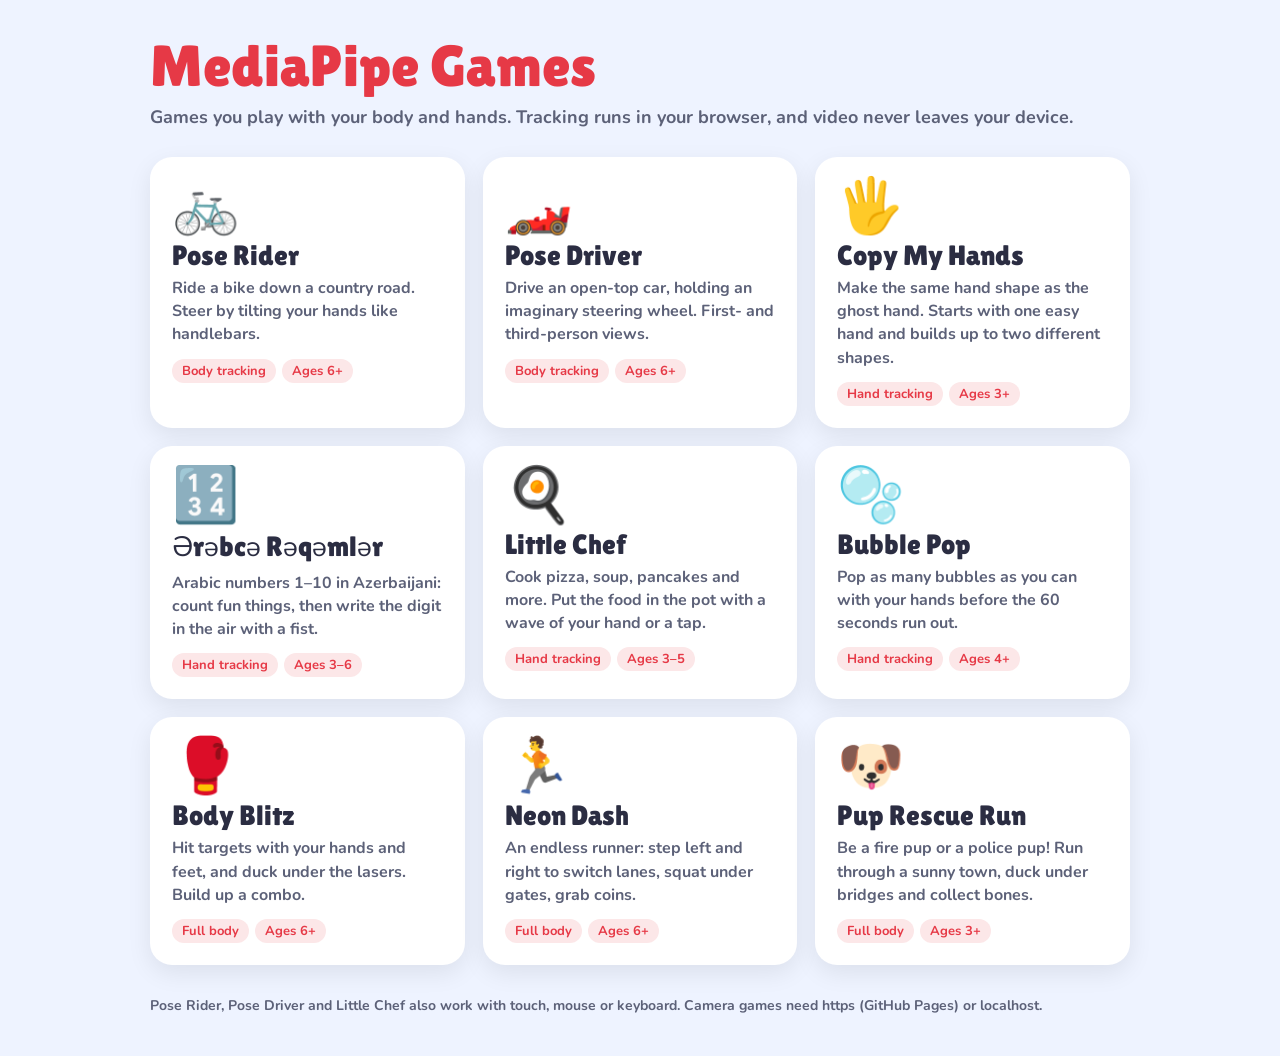
<file: index.html>
<!doctype html>
<html lang="en">
<head>
  <meta charset="utf-8">
  <meta name="viewport" content="width=device-width, initial-scale=1, viewport-fit=cover">
  <title>MediaPipe Games</title>
  <meta name="description" content="Browser games you play with your body and hands, using MediaPipe tracking.">
  <link rel="preconnect" href="https://fonts.googleapis.com">
  <link rel="preconnect" href="https://fonts.gstatic.com" crossorigin>
  <link href="https://fonts.googleapis.com/css2?family=Lilita+One&family=Nunito:wght@700;800&display=swap" rel="stylesheet">
  <style>
    :root { --ink: #2b2d42; --muted: #5c6178; --card: #fff; --bg: #eef3ff; --accent: #e63946; }
    @media (prefers-color-scheme: dark) {
      :root { --ink: #eef0f7; --muted: #a9adc2; --card: #23263a; --bg: #161827; }
    }
    * { box-sizing: border-box; }
    body {
      margin: 0;
      min-height: 100vh;
      background: var(--bg);
      color: var(--ink);
      font-family: "Nunito", system-ui, -apple-system, "Segoe UI", sans-serif;
      font-weight: 700;
      padding: 32px 16px 40px;
    }
    main { max-width: 980px; margin: 0 auto; }
    h1 { font-family: "Lilita One", "Nunito", sans-serif; font-weight: 400; font-size: clamp(38px, 8vw, 58px); margin: 0; color: var(--accent); }
    .lead { color: var(--muted); font-size: 18px; margin: 6px 0 28px; }
    .games { display: grid; grid-template-columns: repeat(auto-fill, minmax(260px, 1fr)); gap: 18px; }
    a.game {
      display: flex;
      flex-direction: column;
      gap: 6px;
      padding: 22px;
      border-radius: 22px;
      background: var(--card);
      color: inherit;
      text-decoration: none;
      box-shadow: 0 8px 24px rgba(0, 0, 0, 0.08);
      transition: transform 0.15s, box-shadow 0.15s;
    }
    a.game:hover { transform: translateY(-4px); box-shadow: 0 14px 30px rgba(0, 0, 0, 0.14); }
    a.game:focus-visible { outline: 4px solid #ffb703; outline-offset: 3px; }
    .icon { font-size: 54px; line-height: 1; font-family: "Segoe UI Emoji", "Apple Color Emoji", "Noto Color Emoji", sans-serif; }
    .name { font-family: "Lilita One", "Nunito", sans-serif; font-weight: 400; font-size: 28px; }
    .desc { color: var(--muted); line-height: 1.45; }
    .tags { display: flex; flex-wrap: wrap; gap: 6px; margin-top: 6px; }
    .tags span { font-size: 13px; padding: 3px 10px; border-radius: 999px; background: color-mix(in srgb, var(--accent) 12%, transparent); color: var(--accent); }
    footer { margin-top: 30px; color: var(--muted); font-size: 14px; line-height: 1.5; }
  </style>
</head>
<body>
  <main>
    <h1>MediaPipe Games</h1>
    <p class="lead">Games you play with your body and hands. Tracking runs in your browser, and video never leaves your device.</p>
    <div class="games">
      <a class="game" href="ride/">
        <span class="icon" aria-hidden="true">🚲</span>
        <span class="name">Pose Rider</span>
        <span class="desc">Ride a bike down a country road. Steer by tilting your hands like handlebars.</span>
        <span class="tags"><span>Body tracking</span><span>Ages 6+</span></span>
      </a>
      <a class="game" href="ride/car.html">
        <span class="icon" aria-hidden="true">🏎️</span>
        <span class="name">Pose Driver</span>
        <span class="desc">Drive an open-top car, holding an imaginary steering wheel. First- and third-person views.</span>
        <span class="tags"><span>Body tracking</span><span>Ages 6+</span></span>
      </a>
      <a class="game" href="shapes/">
        <span class="icon" aria-hidden="true">🖐️</span>
        <span class="name">Copy My Hands</span>
        <span class="desc">Make the same hand shape as the ghost hand. Starts with one easy hand and builds up to two different shapes.</span>
        <span class="tags"><span>Hand tracking</span><span>Ages 3+</span></span>
      </a>
      <a class="game" href="arabic/">
        <span class="icon" aria-hidden="true">🔢</span>
        <span class="name">Ərəbcə Rəqəmlər</span>
        <span class="desc">Arabic numbers 1–10 in Azerbaijani: count fun things, then write the digit in the air with a fist.</span>
        <span class="tags"><span>Hand tracking</span><span>Ages 3–6</span></span>
      </a>
      <a class="game" href="cooking/">
        <span class="icon" aria-hidden="true">🍳</span>
        <span class="name">Little Chef</span>
        <span class="desc">Cook pizza, soup, pancakes and more. Put the food in the pot with a wave of your hand or a tap.</span>
        <span class="tags"><span>Hand tracking</span><span>Ages 3–5</span></span>
      </a>
      <a class="game" href="arcade/bubble-pop.html">
        <span class="icon" aria-hidden="true">🫧</span>
        <span class="name">Bubble Pop</span>
        <span class="desc">Pop as many bubbles as you can with your hands before the 60 seconds run out.</span>
        <span class="tags"><span>Hand tracking</span><span>Ages 4+</span></span>
      </a>
      <a class="game" href="arcade/body-blitz.html">
        <span class="icon" aria-hidden="true">🥊</span>
        <span class="name">Body Blitz</span>
        <span class="desc">Hit targets with your hands and feet, and duck under the lasers. Build up a combo.</span>
        <span class="tags"><span>Full body</span><span>Ages 6+</span></span>
      </a>
      <a class="game" href="arcade/neon-dash.html">
        <span class="icon" aria-hidden="true">🏃</span>
        <span class="name">Neon Dash</span>
        <span class="desc">An endless runner: step left and right to switch lanes, squat under gates, grab coins.</span>
        <span class="tags"><span>Full body</span><span>Ages 6+</span></span>
      </a>
      <a class="game" href="arcade/pup-rescue.html">
        <span class="icon" aria-hidden="true">🐶</span>
        <span class="name">Pup Rescue Run</span>
        <span class="desc">Be a fire pup or a police pup! Run through a sunny town, duck under bridges and collect bones.</span>
        <span class="tags"><span>Full body</span><span>Ages 3+</span></span>
      </a>
    </div>
    <footer>Pose Rider, Pose Driver and Little Chef also work with touch, mouse or keyboard. Camera games need https (GitHub Pages) or localhost.</footer>
  </main>
</body>
</html>
</file>
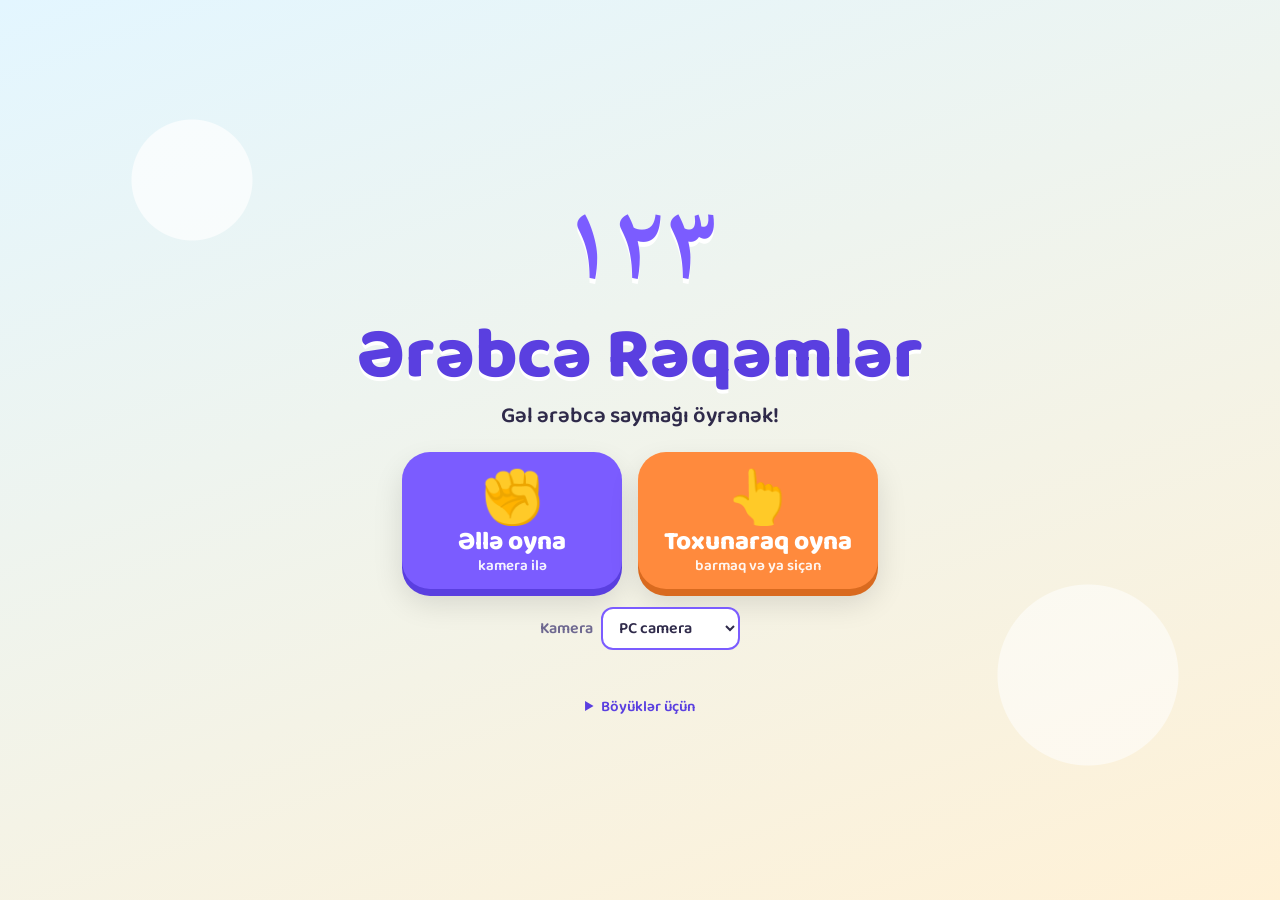
<file: arabic/index.html>
<!doctype html>
<html lang="az">
<head>
  <meta charset="utf-8">
  <meta name="viewport" content="width=device-width, initial-scale=1, viewport-fit=cover">
  <title>Ərəbcə Rəqəmlər</title>
  <meta name="description" content="Arabic numbers 1–10 for small Azerbaijani-speaking children: count fun objects and write the digits in the air with a fist, with a finger or a mouse.">
  <link rel="preconnect" href="https://fonts.googleapis.com">
  <link rel="preconnect" href="https://fonts.gstatic.com" crossorigin>
  <link href="https://fonts.googleapis.com/css2?family=Baloo+2:wght@600;800&family=Noto+Naskh+Arabic:wght@600;700&display=swap" rel="stylesheet">
  <link rel="stylesheet" href="../common/kit.css">
  <link rel="stylesheet" href="style.css">
  <script type="module" src="js/main.js"></script>
</head>
<body>
  <!-- ============ start ============ -->
  <section id="start" class="screen">
    <div class="logo" aria-hidden="true"><span lang="ar">١٢٣</span></div>
    <h1>Ərəbcə Rəqəmlər</h1>
    <p class="tag">Gəl ərəbcə saymağı öyrənək!</p>
    <div class="start-buttons">
      <button id="play-hands" class="big"><span class="ico" aria-hidden="true">✊</span>Əllə oyna<small>kamera ilə</small></button>
      <button id="play-touch" class="big alt"><span class="ico" aria-hidden="true">👆</span>Toxunaraq oyna<small>barmaq və ya siçan</small></button>
    </div>
    <div class="kit-camera"></div>
    <details class="grown-ups">
      <summary>Böyüklər üçün</summary>
      <p>
        Uşaq 1-dən 10-a qədər ərəbcə rəqəmləri öyrənir: əşyaları sayır, rəqəmi yazır, sonra “Neçədir?” oyununu oynayır.
        Kamera ilə yazmaq üçün yumruğu sıxmaq lazımdır: yumruq — qələm kağızda, açıq əl — qələm havada.
        Ərəbcə sözlər cihazın ərəb səsi ilə oxunur (Edge, Android və iPhone-da adətən var).
        Video heç yerə göndərilmir.
      </p>
      <label class="opt"><input type="checkbox" id="opt-voice"> Azərbaycanca göstərişləri səsləndir <small>cihazda azərbaycan və ya türk səsi varsa</small></label>
      <p id="voice-info" class="voice-info"></p>
      <p><a href="../">Bütün oyunlar · All games</a></p>
    </details>
  </section>

  <!-- ============ game ============ -->
  <section id="game" class="screen hidden">
    <header>
      <button id="btn-home" class="tool hb" data-dwell="1.4" aria-label="Geri">🏠</button>
      <div id="title" aria-live="polite"></div>
      <button id="btn-sound" class="tool" aria-label="Səs">🔊</button>
    </header>

    <!-- number map -->
    <main id="map" class="view">
      <div id="nums"></div>
      <button id="btn-quiz" class="pill hb"><span aria-hidden="true">🎲</span> Neçədir? oyunu</button>
    </main>

    <!-- count the objects -->
    <main id="learn" class="view hidden">
      <div class="numcard">
        <span class="digit" lang="ar"></span>
        <span class="words"><span class="ar" lang="ar"></span><span class="tr"></span></span>
        <button id="btn-hear" class="tool hb" aria-label="Yenə dinlə">🔈</button>
      </div>
      <div id="objects" class="objects"></div>
      <div class="actions">
        <button id="btn-write" class="pill go hb hidden">✏️ İndi yaz!</button>
      </div>
    </main>

    <!-- write the digit -->
    <main id="write" class="view hidden">
      <div class="write-row">
        <div class="side">
          <span class="digit small" lang="ar"></span>
          <button id="btn-hear2" class="tool hb" aria-label="Yenə dinlə">🔈</button>
          <button id="btn-clear" class="tool hb" aria-label="Sil">🧽</button>
        </div>
        <div id="pad"><canvas id="pad-canvas"></canvas><div id="pad-hint"></div></div>
        <div class="side">
          <button id="btn-next" class="tool go hb hidden" aria-label="Sonrakı">▶</button>
        </div>
      </div>
    </main>

    <!-- how many? -->
    <main id="quiz" class="view hidden">
      <div id="quiz-objects" class="objects"></div>
      <div id="choices"></div>
    </main>
  </section>

  <div id="cursors" aria-hidden="true"></div>
</body>
</html>
</file>
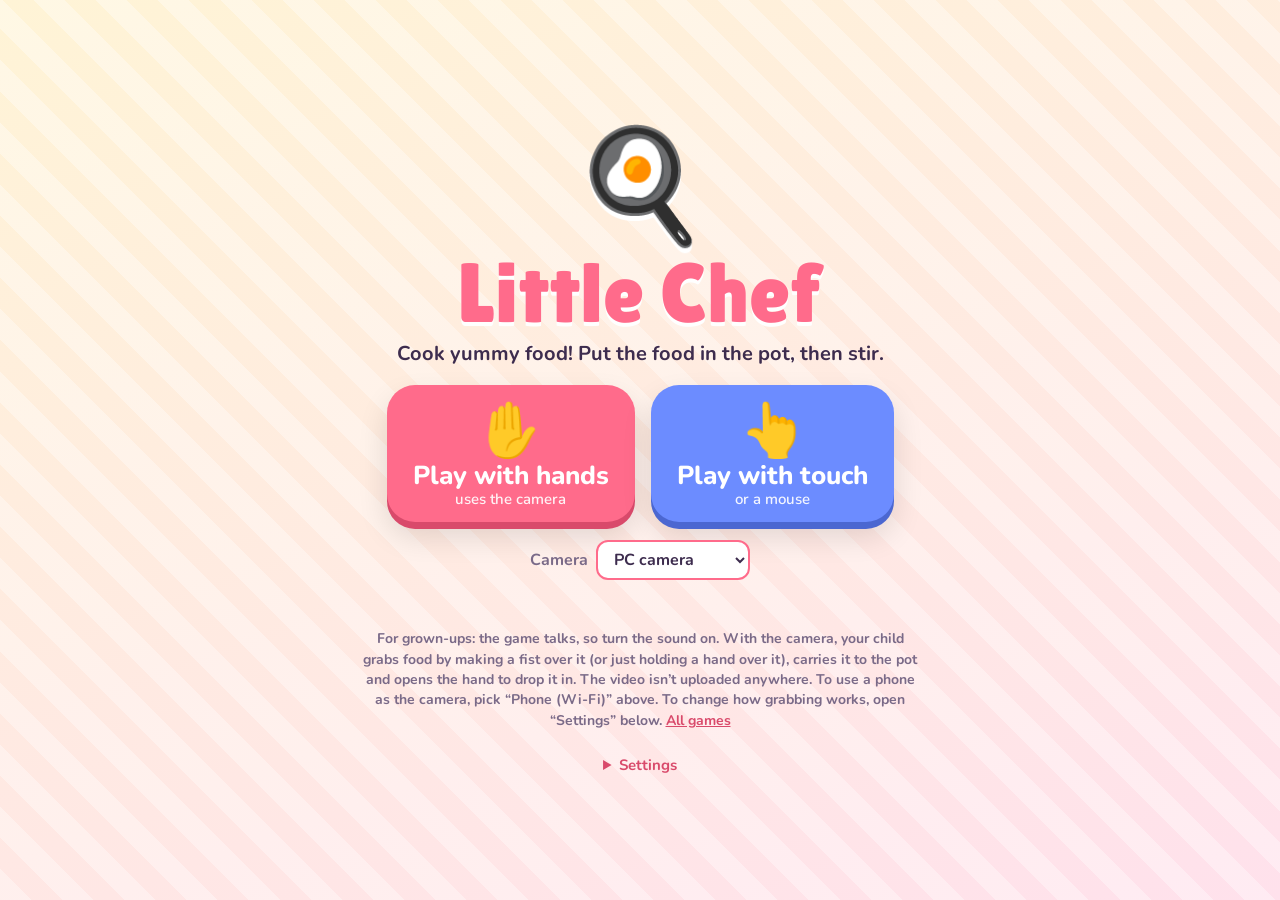
<file: cooking/index.html>
<!doctype html>
<html lang="en">
<head>
  <meta charset="utf-8">
  <meta name="viewport" content="width=device-width, initial-scale=1, viewport-fit=cover">
  <title>Little Chef</title>
  <meta name="description" content="A cooking game for small children. Drag food into the pot with a finger, a mouse or a wave of the hand in front of the webcam.">
  <link rel="preconnect" href="https://fonts.googleapis.com">
  <link rel="preconnect" href="https://fonts.gstatic.com" crossorigin>
  <link href="https://fonts.googleapis.com/css2?family=Lilita+One&family=Nunito:wght@700;900&display=swap" rel="stylesheet">
  <link rel="stylesheet" href="../common/kit.css">
  <link rel="stylesheet" href="style.css">
  <script type="module" src="js/main.js"></script>
</head>
<body>
  <section id="start" class="screen">
    <div class="logo" aria-hidden="true">🍳</div>
    <h1>Little Chef</h1>
    <p class="tag">Cook yummy food! Put the food in the pot, then stir.</p>
    <div class="start-buttons">
      <button id="play-hands" class="big"><span class="ico" aria-hidden="true">✋</span>Play with hands<small>uses the camera</small></button>
      <button id="play-touch" class="big alt"><span class="ico" aria-hidden="true">👆</span>Play with touch<small>or a mouse</small></button>
    </div>
    <div class="kit-camera"></div>
    <p class="fine">
      For grown-ups: the game talks, so turn the sound on. With the camera, your child grabs food by making a fist over it
      (or just holding a hand over it), carries it to the pot and opens the hand to drop it in. The video isn’t uploaded anywhere. To use a phone as the camera, pick “Phone (Wi‑Fi)” above. To change how grabbing works, open “Settings” below. <a href="../">All games</a>
    </p>
    <details class="grown-ups">
      <summary>Settings</summary>
      <div class="opts">
        <label><input type="checkbox" id="opt-autograb"> Auto grab <small>hold an open hand over food to pick it up (a fist always works)</small></label>
        <label><input type="checkbox" id="opt-autorelease"> Auto release <small>food drops into the pot as soon as it reaches it (otherwise open the hand, or hold still over the pot)</small></label>
      </div>
    </details>
  </section>

  <section id="game" class="screen hidden">
    <header>
      <div id="card" aria-label="Recipe"></div>
      <div id="stickers" aria-label="Dishes cooked"></div>
      <div class="tools">
        <button id="btn-sound" class="tool" aria-label="Sound on/off">🔊</button>
        <button id="btn-home" class="tool" aria-label="Back to start">🏠</button>
      </div>
    </header>
    <main id="stage">
      <div id="dish-wrap">
        <div id="dish"><div class="fill"><div class="toppings"></div></div></div>
        <svg id="ring" viewBox="0 0 100 100" aria-hidden="true"><circle cx="50" cy="50" r="47" pathLength="100"/></svg>
        <div id="done-dish" aria-hidden="true"></div>
        <div id="wave-hint" class="hidden" aria-hidden="true">👋</div>
      </div>
      <button id="btn-next" class="hidden dwell" aria-label="Next recipe">▶</button>
    </main>
    <div id="shelf"></div>
  </section>

  <div id="fx" aria-hidden="true"></div>
  <div id="cursors" aria-hidden="true"></div>
</body>
</html>
</file>
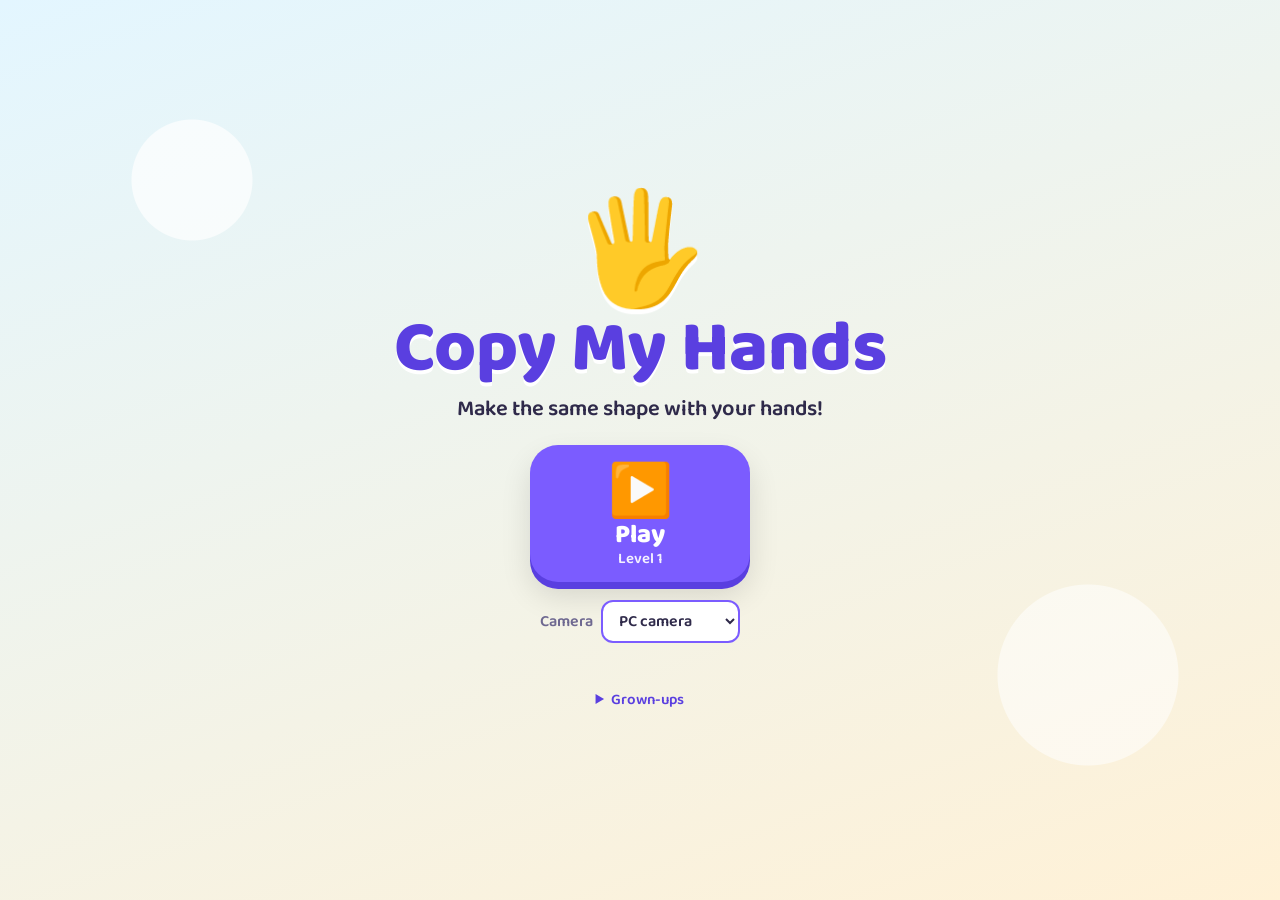
<file: shapes/index.html>
<!doctype html>
<html lang="en">
<head>
  <meta charset="utf-8">
  <meta name="viewport" content="width=device-width, initial-scale=1, viewport-fit=cover">
  <title>Copy My Hands</title>
  <meta name="description" content="A hand-shape copying game for small children: make the same shape as the ghost hand, from one simple hand up to two hands.">
  <link rel="preconnect" href="https://fonts.googleapis.com">
  <link rel="preconnect" href="https://fonts.gstatic.com" crossorigin>
  <link href="https://fonts.googleapis.com/css2?family=Baloo+2:wght@600;800&display=swap" rel="stylesheet">
  <link rel="stylesheet" href="../common/kit.css">
  <link rel="stylesheet" href="style.css">
  <script type="module" src="js/main.js"></script>
</head>
<body>
  <!-- ============ start ============ -->
  <section id="start" class="screen">
    <div class="logo" aria-hidden="true">🖐️</div>
    <h1>Copy My Hands</h1>
    <p class="tag">Make the same shape with your hands!</p>
    <div class="start-buttons">
      <button id="play" class="big"><span class="ico" aria-hidden="true">▶️</span>Play<small>Level 1</small></button>
      <button id="restart" class="big alt hidden"><span class="ico" aria-hidden="true">🔁</span>Start again<small>from level 1</small></button>
    </div>
    <div class="kit-camera"></div>
    <details class="grown-ups">
      <summary>Grown-ups</summary>
      <p>
        A ghost hand shows a shape. Your child makes the same shape in front of the camera and holds it for a second.
        The closer the match, the more stars (up to 3). Fingers turn green when they match.
        Levels start with one hand and easy shapes (high five, fist, pointing), then add more fingers,
        tilted hands, two hands, and finally two different shapes at different heights.
      </p>
      <p>
        Stand or sit so both hands fit in the picture, palms toward the camera. Hover a hand over 🏠 ⏭ 🔈 for a moment to press them.
        The video stays on this device.
      </p>
      <p><a href="../">All games</a></p>
    </details>
  </section>

  <!-- ============ game ============ -->
  <section id="game" class="screen hidden">
    <canvas id="stage"></canvas>
    <header>
      <button id="btn-home" class="tool hb" aria-label="Home">🏠</button>
      <div class="info">
        <canvas id="card" aria-hidden="true"></canvas>
        <div>
          <div class="lvl">Level <span id="level-no">1</span></div>
          <div id="title" aria-live="polite"></div>
        </div>
      </div>
      <div class="right">
        <button id="btn-again" class="tool hb" aria-label="Say it again">🔈</button>
        <button id="btn-skip" class="tool hb" aria-label="Next shape">⏭</button>
        <button id="btn-sound" class="tool" aria-label="Sound on or off">🔊</button>
      </div>
    </header>
    <footer>
      <div id="tip" aria-live="polite"></div>
      <div id="meter">
        <div id="meter-fill"></div>
        <div id="meter-pass"></div>
        <div id="meter-text">0%</div>
      </div>
    </footer>
    <div id="win" class="hidden">
      <div id="win-stars"></div>
      <div id="win-text"></div>
    </div>
  </section>

</body>
</html>
</file>
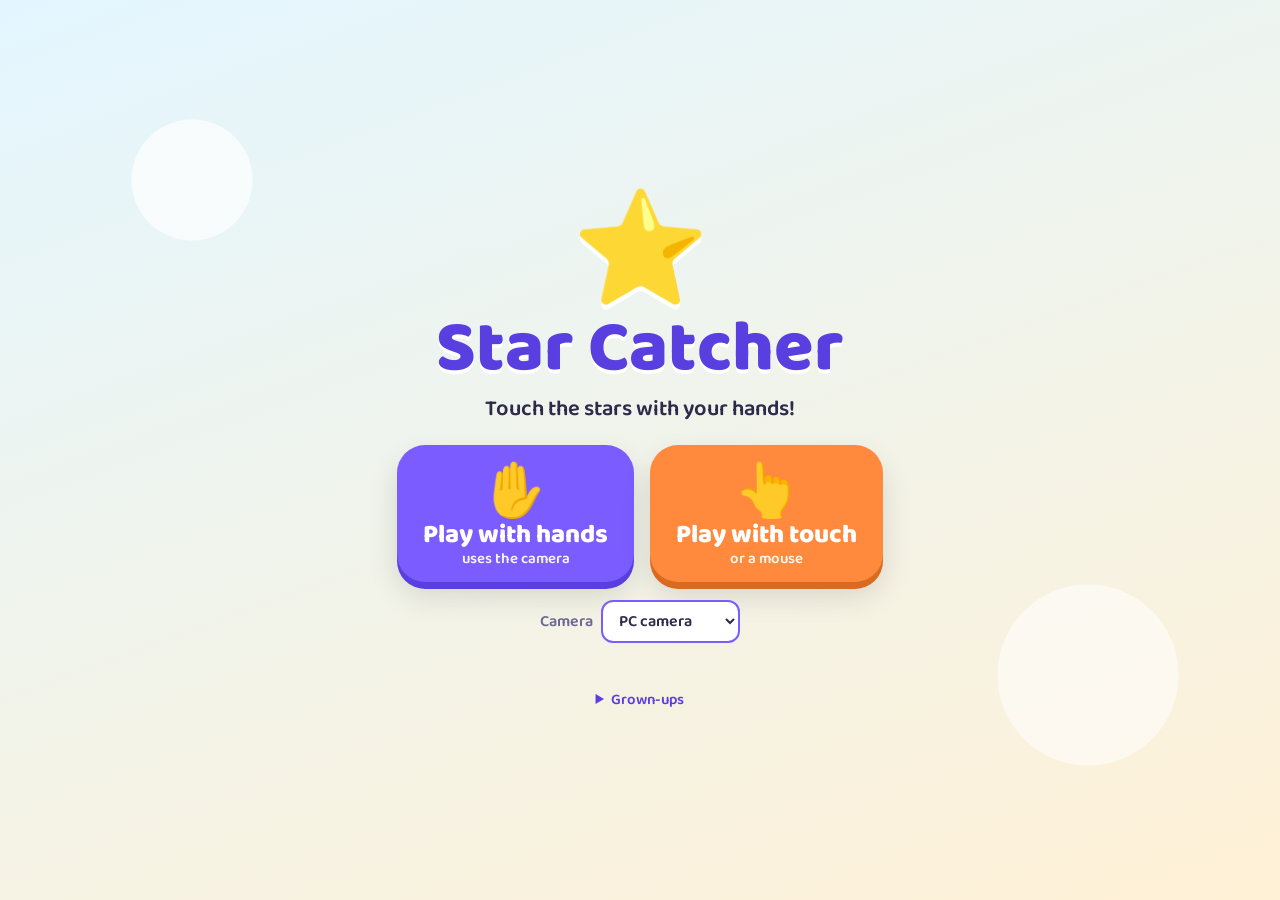
<file: template/index.html>
<!doctype html>
<html lang="en">
<head>
  <meta charset="utf-8">
  <meta name="viewport" content="width=device-width, initial-scale=1, viewport-fit=cover">
  <title>Star Catcher</title>
  <meta name="description" content="Starter game: catch stars with your hands. Copy this folder to start a new game.">
  <link rel="preconnect" href="https://fonts.googleapis.com">
  <link rel="preconnect" href="https://fonts.gstatic.com" crossorigin>
  <link href="https://fonts.googleapis.com/css2?family=Baloo+2:wght@600;800&display=swap" rel="stylesheet">
  <link rel="stylesheet" href="../common/kit.css">
  <link rel="stylesheet" href="style.css">
  <script type="module" src="js/main.js"></script>
</head>
<body>
  <!-- start screen: look and camera flow come from ../common (see docs/NEW_GAME.md) -->
  <section id="start" class="screen">
    <div class="logo" aria-hidden="true">⭐</div>
    <h1>Star Catcher</h1>
    <p class="tag">Touch the stars with your hands!</p>
    <div class="start-buttons">
      <button id="play" class="big"><span class="ico" aria-hidden="true">✋</span>Play with hands<small>uses the camera</small></button>
      <button id="play-touch" class="big alt"><span class="ico" aria-hidden="true">👆</span>Play with touch<small>or a mouse</small></button>
    </div>
    <div class="kit-camera"></div>
    <details class="grown-ups">
      <summary>Grown-ups</summary>
      <p>The starter game for new ideas: stars appear, your child touches them. The video stays on this device.</p>
      <p><a href="../">All games</a></p>
    </details>
  </section>

  <!-- game screen -->
  <section id="game" class="screen hidden">
    <header>
      <button id="btn-home" class="tool hb" aria-label="Home">🏠</button>
      <div id="score" aria-live="polite">0</div>
      <button id="btn-sound" class="tool" aria-label="Sound on or off">🔊</button>
    </header>
    <div id="field"></div>
  </section>
</body>
</html>
</file>
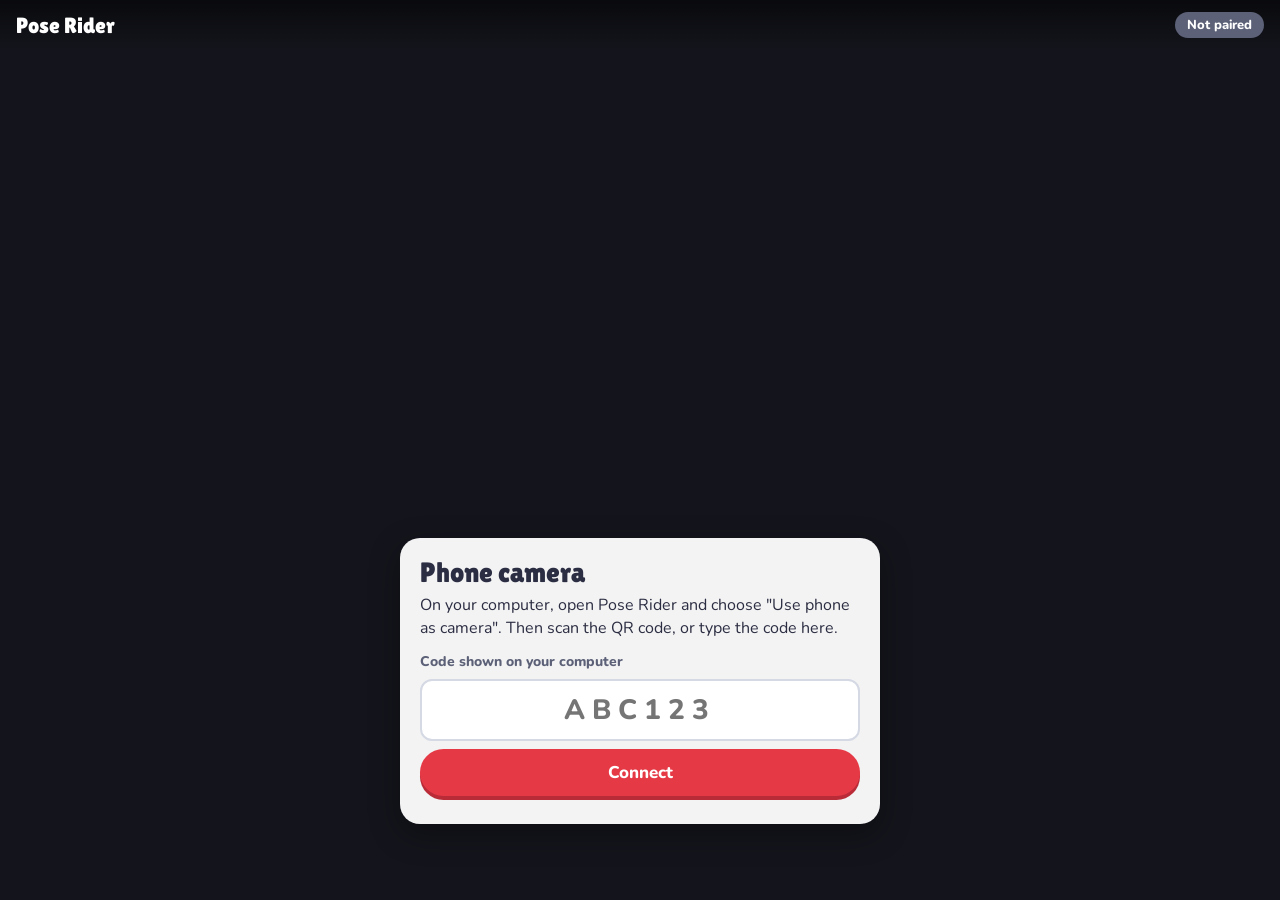
<file: phone.html>
<!doctype html>
<html lang="en">
<head>
  <meta charset="utf-8">
  <meta name="viewport" content="width=device-width, initial-scale=1, viewport-fit=cover">
  <title>Pose Rider Camera</title>
  <meta name="description" content="Use this phone as the camera for Pose Rider on your computer.">
  <meta name="theme-color" content="#2b2d42">
  <link rel="preconnect" href="https://fonts.googleapis.com">
  <link rel="preconnect" href="https://fonts.gstatic.com" crossorigin>
  <link href="https://fonts.googleapis.com/css2?family=Lilita+One&family=Nunito:wght@600;800&display=swap" rel="stylesheet">
  <link rel="stylesheet" href="phone.css">
  <script type="module" src="js/phone.js"></script>
</head>
<body>
  <video id="preview" playsinline muted autoplay></video>

  <header>
    <span class="brand">Pose Rider</span>
    <span id="status" class="pill">Starting…</span>
  </header>

  <main id="card" class="card">
    <h1 id="title">Phone camera</h1>
    <p id="message">Getting ready…</p>
    <form id="code-form" class="hidden">
      <label for="code">Code shown on your computer</label>
      <input id="code" name="code" autocomplete="off" autocapitalize="characters" spellcheck="false" maxlength="6" placeholder="ABC123">
      <button class="primary" type="submit">Connect</button>
    </form>
    <div class="buttons">
      <button id="btn-retry" class="primary hidden" type="button">Reconnect</button>
    </div>
  </main>

  <footer>
    <button id="btn-flip" type="button" class="hidden">Switch camera</button>
    <button id="btn-hide" type="button" class="hidden">Hide tips</button>
  </footer>
</body>
</html>
</file>
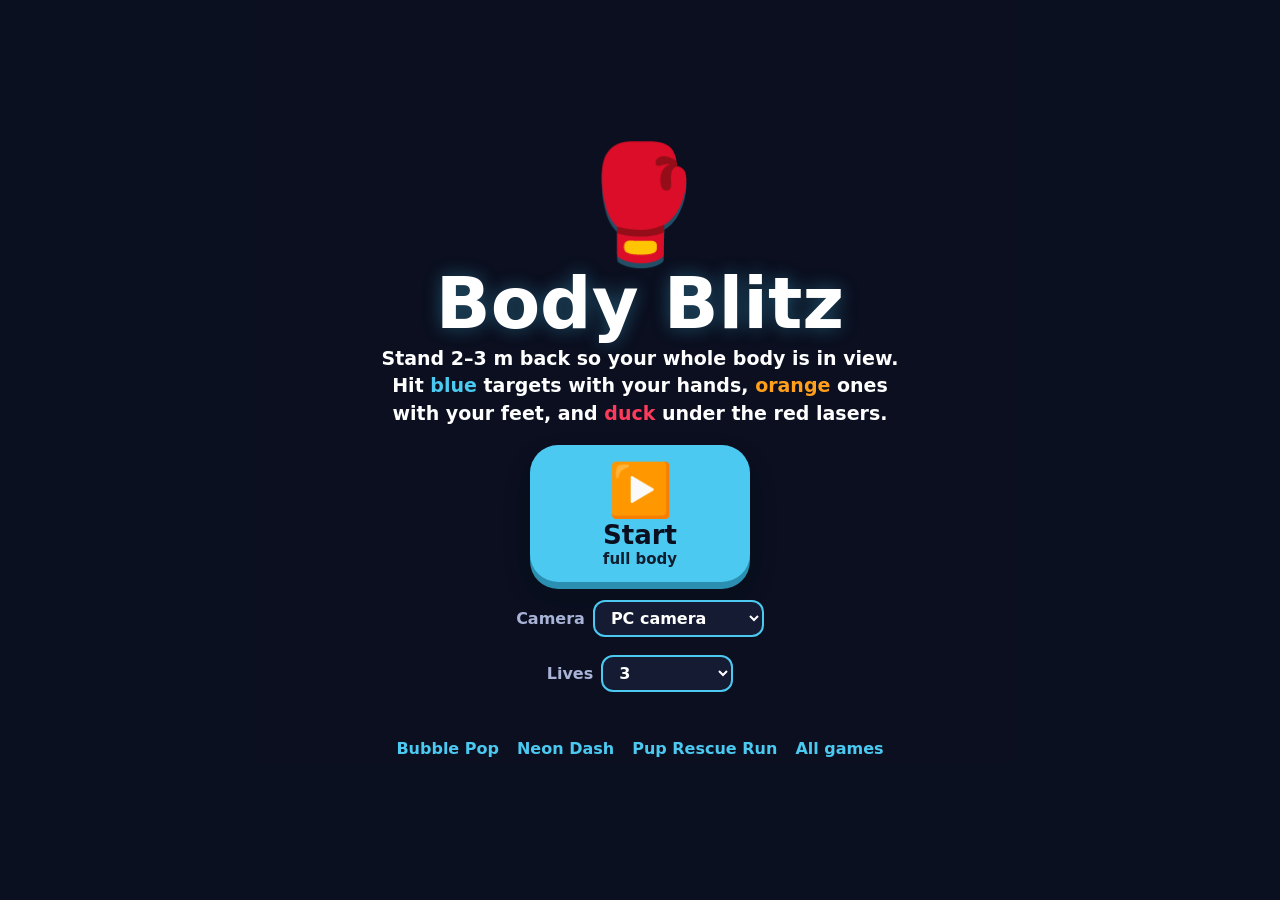
<file: arcade/body-blitz.html>
<!doctype html>
<html lang="en">
  <head>
    <meta charset="utf-8" />
    <meta name="viewport" content="width=device-width, initial-scale=1, viewport-fit=cover, user-scalable=no" />
    <meta name="theme-color" content="#0b1020" />
    <title>Body Blitz</title>
    <link rel="stylesheet" href="../common/kit.css" />
    <link rel="stylesheet" href="style.css" />
  </head>
  <body class="theme-neon">
    <!-- start screen, camera picker, loading: ../common (docs/NEW_GAME.md) -->
    <section id="game" class="screen hidden">
      <canvas id="stage"></canvas>
      <div id="hud" class="body-hud">
        <span id="score">0</span>
        <span id="mult">x1</span>
        <span id="lives"></span>
      </div>
    </section>

    <section id="start" class="screen">
      <div class="logo" aria-hidden="true">🥊</div>
      <h1 id="title">Body Blitz</h1>
      <p class="tag" id="msg">
        Stand 2–3 m back so your whole body is in view.
        Hit <b class="c-hand">blue</b> targets with your hands, <b class="c-foot">orange</b> ones with your feet,
        and <b class="c-laser">duck</b> under the red lasers.
      </p>
      <div class="start-buttons">
        <button id="play" class="big"><span class="ico" aria-hidden="true">▶️</span><span class="label">Start</span><small>full body</small></button>
      </div>
      <div class="kit-camera"></div>
      <label class="cam-pick">Lives <select id="lives-pick"><option value="3">3</option></select></label>
      <p class="msg kit-msg" role="status"></p>
      <nav class="games-nav">
        <a href="bubble-pop.html">Bubble Pop</a>
        <a href="neon-dash.html">Neon Dash</a>
        <a href="pup-rescue.html">Pup Rescue Run</a>
        <a href="../">All games</a>
      </nav>
    </section>

    <script type="module" src="js/body-blitz.js"></script>
  </body>
</html>
</file>
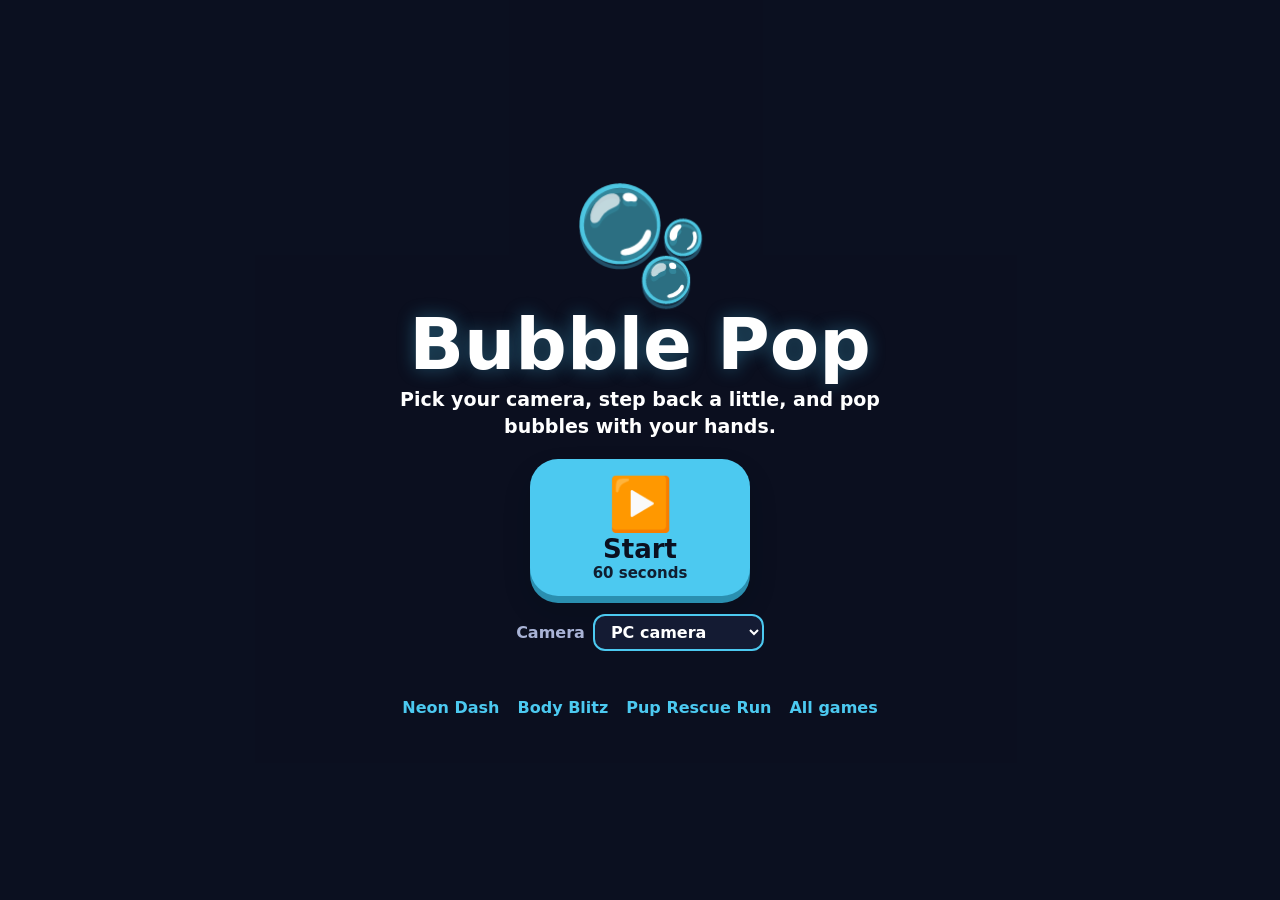
<file: arcade/bubble-pop.html>
<!doctype html>
<html lang="en">
  <head>
    <meta charset="utf-8" />
    <meta name="viewport" content="width=device-width, initial-scale=1, viewport-fit=cover, user-scalable=no" />
    <meta name="theme-color" content="#0b1020" />
    <title>Bubble Pop</title>
    <link rel="stylesheet" href="../common/kit.css" />
    <link rel="stylesheet" href="style.css" />
  </head>
  <body class="theme-neon">
    <!-- start screen, camera picker, loading: ../common (docs/NEW_GAME.md) -->
    <section id="game" class="screen hidden">
      <canvas id="stage"></canvas>
      <div id="hud">
        <span id="score">0</span>
        <span id="time">60</span>
      </div>
    </section>

    <section id="start" class="screen">
      <div class="logo" aria-hidden="true">🫧</div>
      <h1 id="title">Bubble Pop</h1>
      <p class="tag" id="msg">
        Pick your camera, step back a little, and pop bubbles with your hands.
      </p>
      <div class="start-buttons">
        <button id="play" class="big"><span class="ico" aria-hidden="true">▶️</span><span class="label">Start</span><small>60 seconds</small></button>
      </div>
      <div class="kit-camera"></div>
      <nav class="games-nav">
        <a href="neon-dash.html">Neon Dash</a>
        <a href="body-blitz.html">Body Blitz</a>
        <a href="pup-rescue.html">Pup Rescue Run</a>
        <a href="../">All games</a>
      </nav>
    </section>

    <script type="module" src="js/bubble-pop.js"></script>
  </body>
</html>
</file>
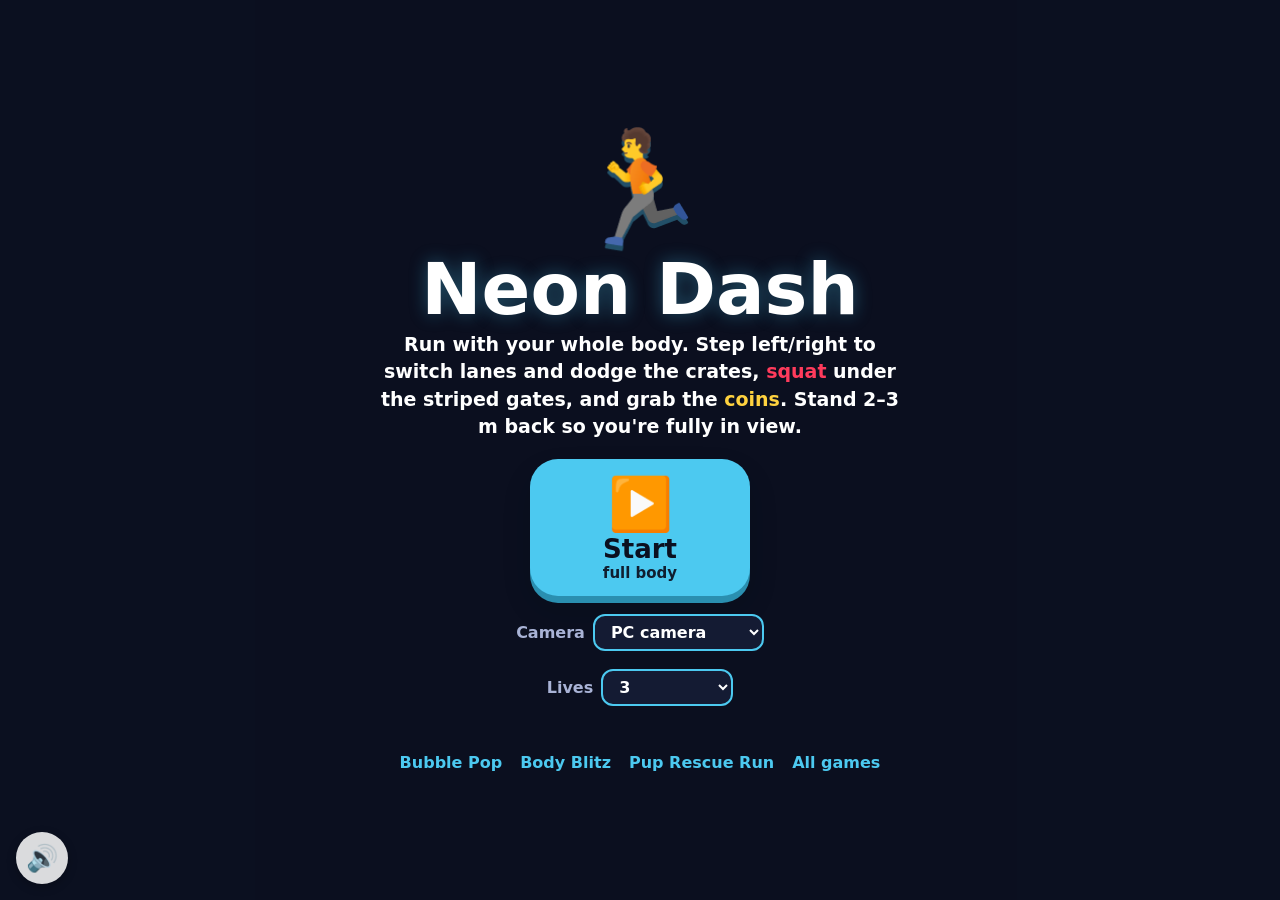
<file: arcade/neon-dash.html>
<!doctype html>
<html lang="en">
  <head>
    <meta charset="utf-8" />
    <meta name="viewport" content="width=device-width, initial-scale=1, viewport-fit=cover, user-scalable=no" />
    <meta name="theme-color" content="#0b1020" />
    <title>Neon Dash</title>
    <link rel="stylesheet" href="../common/kit.css" />
    <link rel="stylesheet" href="style.css" />
  </head>
  <body class="theme-neon">
    <!-- start screen, camera picker, loading: ../common (docs/NEW_GAME.md) -->
    <section id="game" class="screen hidden">
      <canvas id="stage"></canvas>
      <div id="hud" class="body-hud">
        <span id="score">0</span>
        <span id="dist">0 m</span>
        <span id="lives"></span>
      </div>
    </section>

    <button id="sound" class="sound-btn" type="button" aria-label="Sound on/off">🔊</button>

    <section id="start" class="screen">
      <div class="logo" aria-hidden="true">🏃</div>
      <h1 id="title">Neon Dash</h1>
      <p class="tag" id="msg">
        Run with your whole body. <b>Step left/right</b> to switch lanes and dodge the crates,
        <b class="c-laser">squat</b> under the striped gates, and grab the <b class="c-coin">coins</b>. Stand 2–3 m back so you're fully in view.
      </p>
      <div class="start-buttons">
        <button id="play" class="big"><span class="ico" aria-hidden="true">▶️</span><span class="label">Start</span><small>full body</small></button>
      </div>
      <div class="kit-camera"></div>
      <label class="cam-pick">Lives <select id="lives-pick"><option value="3">3</option></select></label>
      <p class="msg kit-msg" role="status"></p>
      <nav class="games-nav">
        <a href="bubble-pop.html">Bubble Pop</a>
        <a href="body-blitz.html">Body Blitz</a>
        <a href="pup-rescue.html">Pup Rescue Run</a>
        <a href="../">All games</a>
      </nav>
    </section>

    <script type="module" src="js/neon-dash.js"></script>
  </body>
</html>
</file>
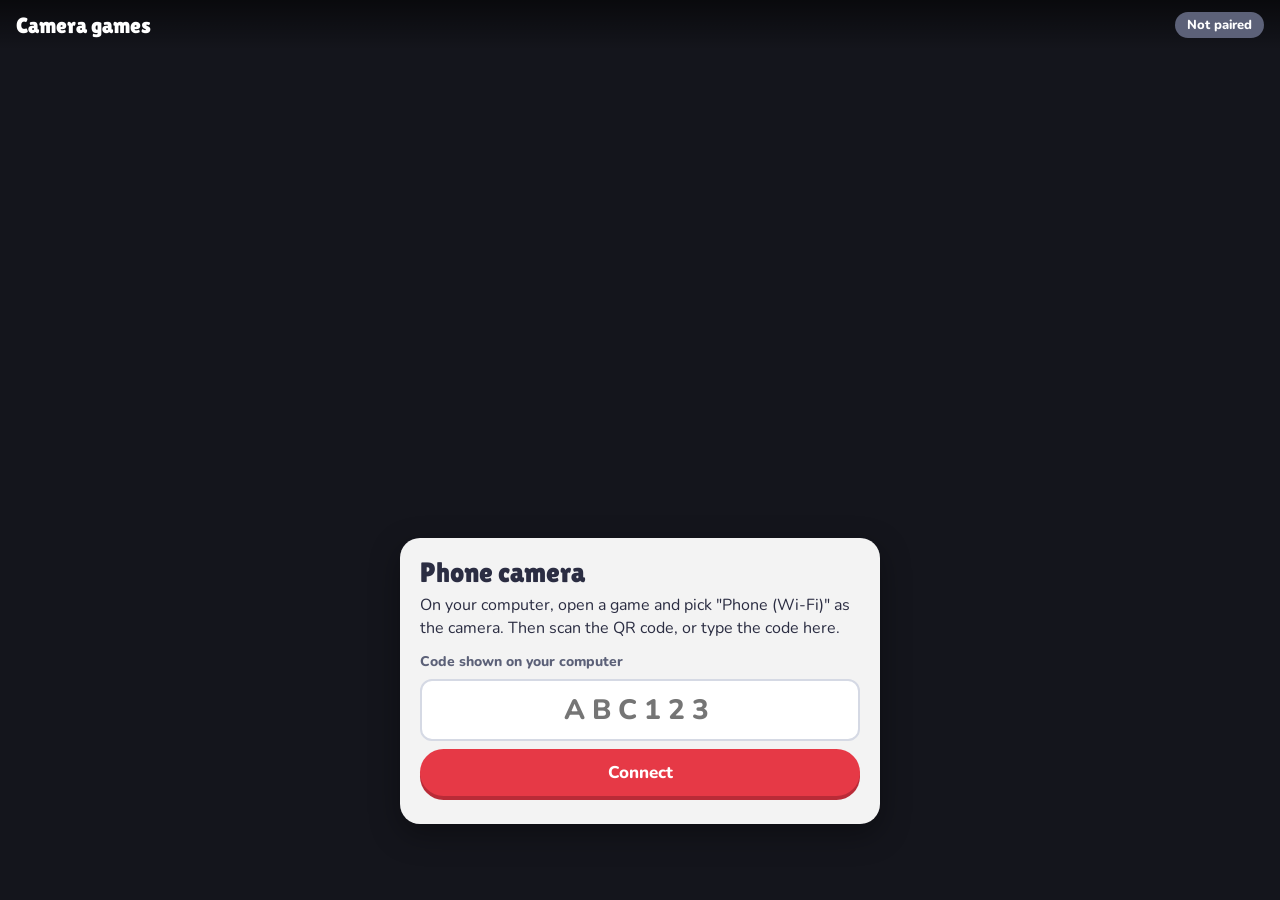
<file: arcade/phone.html>
<!doctype html>
<html lang="en">
<head>
  <meta charset="utf-8">
  <meta name="viewport" content="width=device-width, initial-scale=1">
  <title>Game Camera</title>
  <!-- The phone camera page moved to common/phone.html; keep old links and QR codes working. -->
  <script>location.replace('../common/phone.html' + location.hash);</script>
</head>
<body><p><a href="../common/phone.html">Open the phone camera page</a></p></body>
</html>
</file>
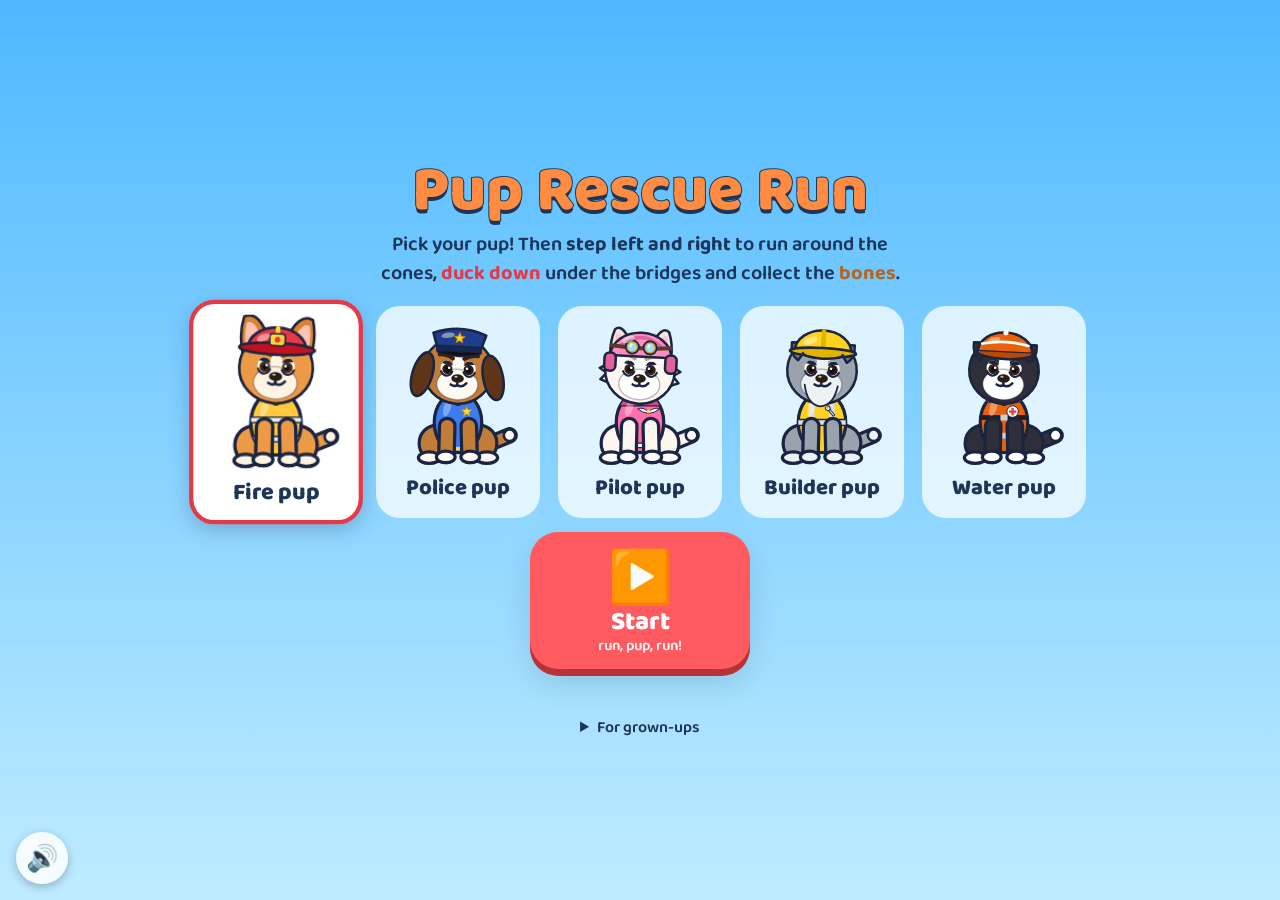
<file: arcade/pup-rescue.html>
<!doctype html>
<html lang="en">
  <head>
    <meta charset="utf-8" />
    <meta name="viewport" content="width=device-width, initial-scale=1, viewport-fit=cover, user-scalable=no" />
    <meta name="theme-color" content="#4fb8ff" />
    <title>Pup Rescue Run</title>
    <link rel="preconnect" href="https://fonts.googleapis.com" />
    <link rel="preconnect" href="https://fonts.gstatic.com" crossorigin />
    <link href="https://fonts.googleapis.com/css2?family=Baloo+2:wght@600;700;800&display=swap" rel="stylesheet" />
    <link rel="stylesheet" href="../common/kit.css" />
    <link rel="stylesheet" href="style.css" />
  </head>
  <body class="pup-theme">
    <!-- start screen, camera picker, loading: ../common (docs/NEW_GAME.md) -->
    <section id="game" class="screen hidden">
      <canvas id="stage"></canvas>
      <div id="hud" class="body-hud">
        <span id="score">0</span>
        <span id="dist">0 m</span>
        <span id="lives"></span>
      </div>
    </section>

    <button id="sound" class="sound-btn" type="button" aria-label="Sound on/off">🔊</button>

    <section id="start" class="screen">
      <h1 id="title">Pup Rescue Run</h1>
      <p class="tag" id="msg">
        Pick your pup! Then <b>step left and right</b> to run around the cones,
        <b class="c-laser">duck down</b> under the bridges and collect the <b class="c-coin">bones</b>.
      </p>
      <div class="pup-pick" role="group" aria-label="Choose your pup">
        <button type="button" data-pup="fire" aria-pressed="true"><canvas aria-hidden="true"></canvas><span>Fire pup</span></button>
        <button type="button" data-pup="police" aria-pressed="false"><canvas aria-hidden="true"></canvas><span>Police pup</span></button>
        <button type="button" data-pup="pilot" aria-pressed="false"><canvas aria-hidden="true"></canvas><span>Pilot pup</span></button>
        <button type="button" data-pup="builder" aria-pressed="false"><canvas aria-hidden="true"></canvas><span>Builder pup</span></button>
        <button type="button" data-pup="water" aria-pressed="false"><canvas aria-hidden="true"></canvas><span>Water pup</span></button>
      </div>
      <div class="start-buttons">
        <button id="play" class="big"><span class="ico" aria-hidden="true">▶️</span><span class="label">Start</span><small>run, pup, run!</small></button>
      </div>
      <p class="msg kit-msg" role="status"></p>
      <details class="grown-ups">
        <summary>For grown-ups</summary>
        <p>Stand 2–3 m from the camera so the whole body is in view. The game is slow and gentle, with infinite lives by default.</p>
        <div class="kit-camera"></div>
        <label class="cam-pick">Lives <select id="lives-pick"><option value="inf">∞ Infinite</option></select></label>
        <nav class="games-nav">
          <a href="neon-dash.html">Neon Dash</a>
          <a href="../">All games</a>
        </nav>
      </details>
    </section>

    <script type="module" src="js/pup-rescue.js"></script>
  </body>
</html>
</file>
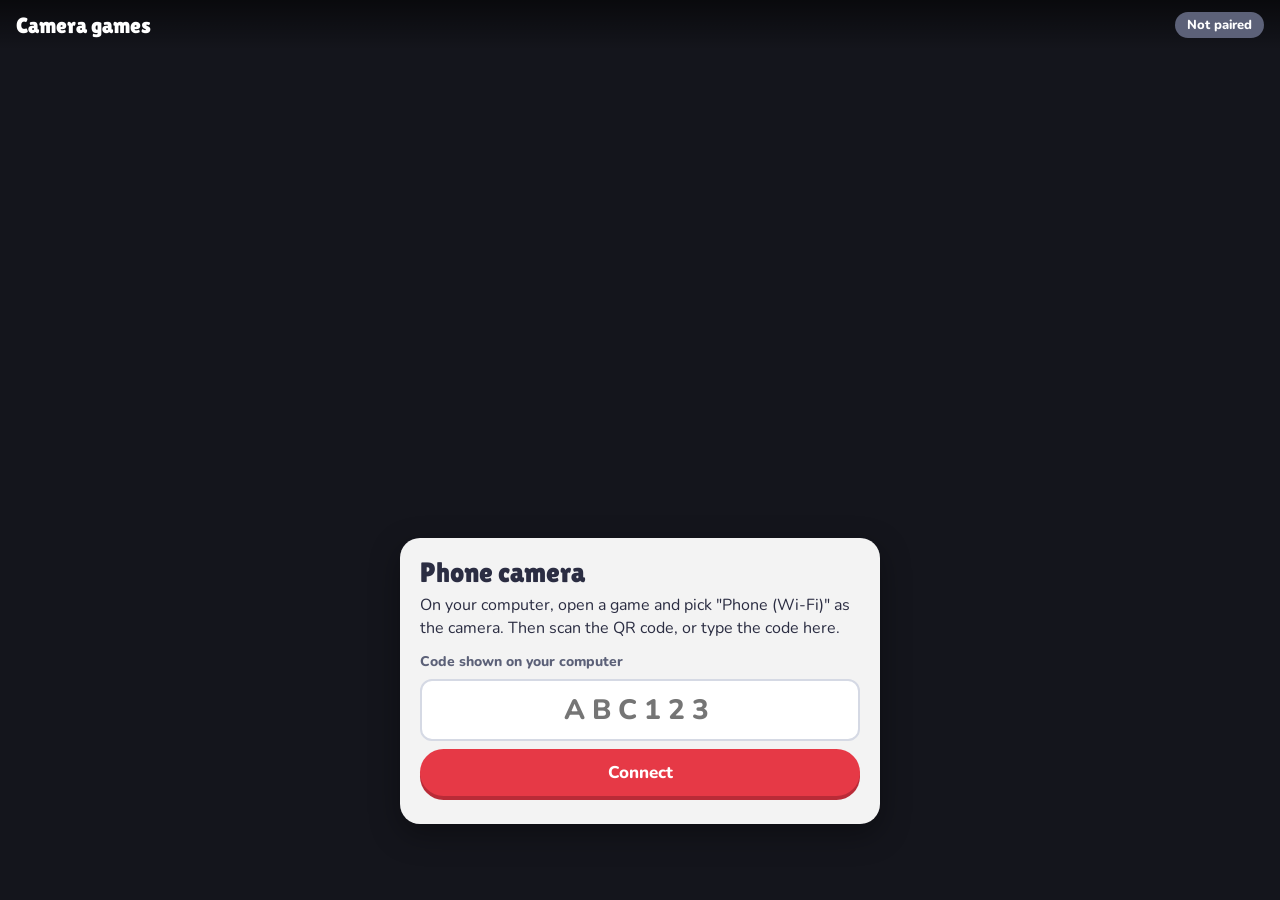
<file: common/phone.html>
<!doctype html>
<html lang="en">
<head>
  <meta charset="utf-8">
  <meta name="viewport" content="width=device-width, initial-scale=1, viewport-fit=cover">
  <title>Game Camera</title>
  <meta name="description" content="Use this phone as the camera for the camera games on your computer.">
  <meta name="theme-color" content="#2b2d42">
  <link rel="preconnect" href="https://fonts.googleapis.com">
  <link rel="preconnect" href="https://fonts.gstatic.com" crossorigin>
  <link href="https://fonts.googleapis.com/css2?family=Lilita+One&family=Nunito:wght@600;800&display=swap" rel="stylesheet">
  <link rel="stylesheet" href="phone.css">
  <script type="module" src="phone.js"></script>
</head>
<body>
  <video id="preview" playsinline muted autoplay></video>

  <header>
    <span class="brand">Camera games</span>
    <span id="status" class="pill">Starting…</span>
  </header>

  <main id="card" class="card">
    <h1 id="title">Phone camera</h1>
    <p id="message">Getting ready…</p>
    <form id="code-form" class="hidden">
      <label for="code">Code shown on your computer</label>
      <input id="code" name="code" autocomplete="off" autocapitalize="characters" spellcheck="false" maxlength="6" placeholder="ABC123">
      <button class="primary" type="submit">Connect</button>
    </form>
    <div class="buttons">
      <button id="btn-retry" class="primary hidden" type="button">Reconnect</button>
    </div>
  </main>

  <footer>
    <button id="btn-flip" type="button" class="hidden">Switch camera</button>
    <button id="btn-rotate" type="button" class="hidden" title="Use this when the phone stands upside down, e.g. with the charging port at the top">Upside down: off</button>
    <button id="btn-hide" type="button" class="hidden">Hide tips</button>
  </footer>
</body>
</html>
</file>
<file: common/kit.css>
/* Shared look for the kids' camera games: base, start screen, camera picker,
   loading overlay, tool buttons, hand-dwell rings, camera preview, confetti.
   Link it BEFORE the game's own style.css; a game re-skins it by overriding
   the variables below in its own :root. See docs/NEW_GAME.md. */

:root {
  --ink: #2f2a4a;
  --muted: #6e6890;
  --bg1: #e3f6ff;
  --bg2: #fff1d6;
  --accent: #7b5cff;       /* main button, titles */
  --accent-dark: #5a3fe0;
  --alt: #ff8a3d;          /* second start button */
  --alt-dark: #d96a1f;
  --go: #2fb36d;           /* "good / next" */
  --go-dark: #22895a;
  --gold: #ffb703;         /* focus ring, dwell ring */
  --card: #fff;             /* tool buttons, fields, pairing code box */
  --on-accent: #fff;        /* text on --accent / --alt buttons */
  --title: var(--accent-dark);
  --link: var(--accent-dark);
  --title-shadow: #fff;
  --start-bg: transparent;  /* start screen backdrop (set it when the game shows through underneath) */
  --tool-shadow: #d8d2f0;
  --spinner-track: #ddd3ff;
  --loading-bg: rgba(227, 246, 255, 0.92);
  --error: #d43d6a;
  --font: "Baloo 2", system-ui, -apple-system, "Segoe UI", sans-serif;
  --title-font: var(--font);
  --title-weight: 800;
  --emoji-font: "Segoe UI Emoji", "Apple Color Emoji", "Noto Color Emoji", sans-serif;
}

* { box-sizing: border-box; }

html, body {
  margin: 0;
  height: 100%;
  overflow: hidden;
  color: var(--ink);
  font-family: var(--font);
  font-weight: 600;
  background:
    radial-gradient(circle at 15% 20%, rgba(255, 255, 255, 0.7) 0 60px, transparent 61px),
    radial-gradient(circle at 85% 75%, rgba(255, 255, 255, 0.55) 0 90px, transparent 91px),
    linear-gradient(160deg, var(--bg1), var(--bg2));
  -webkit-user-select: none;
  user-select: none;
  touch-action: none;
}
.em, .ico, .tool, .logo, .kit-cursor, .kit-particle { font-family: var(--emoji-font); }
.hidden { display: none !important; }

button {
  font: inherit;
  color: inherit;
  border: 0;
  cursor: pointer;
  -webkit-tap-highlight-color: transparent;
}
button:focus-visible { outline: 4px solid var(--gold); outline-offset: 3px; }

/* ---------------------------------------------------------- start screen */
.screen { position: fixed; inset: 0; }
#start {
  display: flex;
  flex-direction: column;
  align-items: center;
  justify-content: flex-start;
  text-align: center;
  padding: 16px;
  overflow-y: auto;
  touch-action: pan-y;
  background: var(--start-bg);
  z-index: 10;
}
#start > * { flex-shrink: 0; }
/* centred when it fits, scrollable from the top when it doesn't */
#start > :first-child { margin-top: auto; }
#start > :last-child { margin-bottom: auto; }
#start .logo {
  font-size: clamp(60px, 13vh, 110px);
  line-height: 1.1;
  color: var(--accent);
  text-shadow: 0 5px 0 var(--title-shadow);
  animation: kit-bob 2.4s ease-in-out infinite;
}
#start h1 {
  font-family: var(--title-font);
  font-weight: var(--title-weight);
  font-size: clamp(40px, 9vw, 72px);
  line-height: 1;
  color: var(--title);
  margin: 4px 0 0;
  text-shadow: 0 4px 0 var(--title-shadow);
}
#start .tag { font-size: 22px; margin: 6px 0 18px; }
.start-buttons { display: flex; flex-wrap: wrap; gap: 16px; justify-content: center; }
button.big {
  display: flex;
  flex-direction: column;
  align-items: center;
  min-width: 220px;
  padding: 16px 26px 14px;
  border-radius: 28px;
  background: var(--accent);
  color: var(--on-accent);
  font-size: 26px;
  font-weight: 800;
  line-height: 1.15;
  box-shadow: 0 7px 0 var(--accent-dark), 0 14px 30px rgba(0, 0, 0, 0.12);
  transition: transform 0.1s;
}
button.big.alt { background: var(--alt); box-shadow: 0 7px 0 var(--alt-dark), 0 14px 30px rgba(0, 0, 0, 0.12); }
button.big:active { transform: translateY(4px); }
button.big .ico { font-size: 52px; line-height: 1.15; }
button.big small { font-size: 15px; font-weight: 600; opacity: 0.92; }

/* camera picker + phone pairing (filled in by shell.js) */
.kit-camera { display: flex; flex-direction: column; align-items: center; }
.cam-pick { display: flex; align-items: center; gap: 8px; margin-top: 18px; color: var(--muted); }
.cam-pick select {
  font: inherit;
  font-size: 16px;
  max-width: min(360px, 80vw);
  padding: 6px 12px;
  border-radius: 12px;
  border: 2px solid var(--accent);
  background: var(--card);
  color: var(--ink);
}
.kit-link { display: flex; flex-direction: column; align-items: center; gap: 6px; margin-top: 10px; max-width: 560px; }
.kit-link[hidden] { display: none; }
.kit-link.ok .state { color: var(--go-dark); }
.kit-link.ok .url { display: none; }
.kit-link .url { font-size: 17px; padding: 6px 12px; border-radius: 10px; background: var(--card); color: var(--ink); user-select: all; -webkit-user-select: all; }
.kit-link .qr { width: 168px; max-width: 50vw; background: #fff; border-radius: 10px; padding: 6px; }
.kit-link .qr:empty, .kit-link .qr[hidden] { display: none; }
.kit-link .qr svg { display: block; width: 100%; height: auto; }
#start .msg { min-height: 1.4em; max-width: 560px; margin: 10px 0 0; color: var(--error); font-size: 18px; }

/* grown-ups box and settings */
details.grown-ups { max-width: 560px; margin-top: 10px; color: var(--muted); font-size: 15px; text-align: left; }
details.grown-ups summary { cursor: pointer; text-align: center; color: var(--link); }
details.grown-ups[open] > summary { margin-bottom: 6px; }
details.grown-ups a { color: var(--link); }
.kit-camera.center, details.grown-ups .kit-camera { align-items: center; }
.games-nav { display: flex; flex-wrap: wrap; gap: 6px 18px; justify-content: center; margin-top: 12px; }
.games-nav a { color: var(--link); text-decoration: none; font-size: 16px; }
.games-nav a:hover { text-decoration: underline; }
.opt { display: grid; grid-template-columns: auto 1fr; column-gap: 8px; margin: 6px 0; color: var(--ink); cursor: pointer; }
.opt input { width: 22px; height: 22px; accent-color: var(--accent); grid-row: span 2; margin: 2px 0 0; }
.opt small { grid-column: 2; color: var(--muted); font-size: 13px; }

/* ------------------------------------------------------------ game parts */
/* square white tool button: 🏠 🔊 ⏭ … */
.tool {
  position: relative;
  width: 64px;
  height: 64px;
  flex: none;
  border-radius: 20px;
  background: var(--card);
  color: var(--ink);
  font-size: 30px;
  box-shadow: 0 5px 0 var(--tool-shadow), 0 8px 16px rgba(0, 0, 0, 0.08);
}
.tool:active { transform: translateY(3px); }
/* round label button */
.pill {
  position: relative;
  padding: 14px 30px;
  border-radius: 999px;
  background: var(--accent);
  color: #fff;
  font-size: clamp(22px, 3.4vw, 30px);
  font-weight: 800;
  box-shadow: 0 6px 0 var(--accent-dark), 0 12px 24px rgba(0, 0, 0, 0.1);
}
.pill.go, .tool.go { background: var(--go); color: #fff; box-shadow: 0 6px 0 var(--go-dark); animation: kit-pulse 1.2s ease-in-out infinite; }

/* hand-dwell ring (HandButtons in fx.js sets --p from 0 to 1) */
.hb { --p: 0; position: relative; }
.hb::after {
  content: "";
  position: absolute;
  inset: -7px;
  border-radius: inherit;
  pointer-events: none;
  background: conic-gradient(var(--gold) calc(var(--p) * 1turn), transparent 0);
  -webkit-mask: linear-gradient(#000 0 0) content-box, linear-gradient(#000 0 0);
  -webkit-mask-composite: xor;
  mask: linear-gradient(#000 0 0) content-box, linear-gradient(#000 0 0);
  mask-composite: exclude;
  padding: 6px;
  opacity: calc(var(--p) * 10);
}
.hb.hot { filter: brightness(1.08); transform: scale(1.05); }

/* hand pointers (HandCursors in fx.js) */
.kit-cursors { position: fixed; inset: 0; pointer-events: none; z-index: 29; }
.kit-cursor {
  position: absolute;
  left: 0;
  top: 0;
  width: 72px;
  height: 72px;
  margin: -36px 0 0 -36px;
  display: grid;
  place-items: center;
  font-size: 46px;
  border-radius: 50%;
  background: rgba(255, 255, 255, 0.55);
  box-shadow: 0 0 0 4px var(--accent);
  will-change: transform;
}
.kit-cursor.fist { box-shadow: 0 0 0 5px var(--gold); }

/* small mirrored camera picture while playing (createShell({ preview: true })) */
.kit-preview {
  position: fixed;
  right: 12px;
  bottom: max(12px, env(safe-area-inset-bottom));
  width: clamp(110px, 16vw, 180px);
  aspect-ratio: 4 / 3;
  border-radius: 16px;
  overflow: hidden;
  background: #222;
  border: 4px solid #fff;
  box-shadow: 0 8px 20px rgba(0, 0, 0, 0.18);
  z-index: 15;
  pointer-events: none;
}
.kit-preview video, .kit-preview canvas { position: absolute; inset: 0; width: 100%; height: 100%; object-fit: cover; transform: scaleX(-1); }
.kit-badge { position: absolute; left: 6px; top: 6px; padding: 0 8px; border-radius: 999px; background: var(--error); color: #fff; font-size: 14px; }
.kit-badge.ok { background: var(--go); }

/* loading overlay */
.kit-loading { position: fixed; inset: 0; display: grid; place-content: center; justify-items: center; background: var(--loading-bg); z-index: 40; font-size: 20px; }
.spinner { width: 64px; height: 64px; border-radius: 50%; border: 8px solid var(--spinner-track); border-top-color: var(--accent); animation: kit-spin 0.9s linear infinite; }

/* confetti and emoji bursts (fx.js) */
.kit-fx { position: fixed; inset: 0; pointer-events: none; overflow: hidden; z-index: 30; }
.kit-confetti { position: absolute; top: -20px; width: 12px; height: 18px; border-radius: 3px; animation: kit-fall var(--t, 2.4s) linear forwards; }
.kit-particle { position: absolute; font-size: 34px; translate: -50% -50%; animation: kit-burst var(--t, 1s) ease-out forwards; }

/* ------------------------------------------------- dark "neon" theme
   <body class="theme-neon">: the arcade games. Same parts, dark colours. */
.theme-neon {
  --ink: #fff;
  --muted: #a9b3d6;
  --bg1: #0b1020;
  --bg2: #141b33;
  --accent: #4cc9f0;
  --accent-dark: #2a8fb0;
  --alt: #ff9f1c;
  --alt-dark: #b86d08;
  --on-accent: #0b1020;
  --title: #fff;
  --link: #4cc9f0;
  --title-shadow: rgba(76, 201, 240, 0.35);
  --card: #141b33;
  --tool-shadow: #050814;
  --spinner-track: #24305a;
  --loading-bg: rgba(11, 16, 32, 0.9);
  --error: #ff8fab;
  --start-bg: rgba(11, 16, 32, 0.82);
  --font: system-ui, -apple-system, "Segoe UI", Roboto, sans-serif;
  background: #0b1020;
}
.theme-neon #start h1 { text-shadow: 0 0 18px var(--title-shadow); }

@keyframes kit-spin { to { transform: rotate(360deg); } }
@keyframes kit-bob { 50% { transform: translateY(-10px) rotate(-6deg); } }
@keyframes kit-pulse { 50% { transform: scale(1.07); } }
@keyframes kit-pop { 0% { transform: scale(0); } 70% { transform: scale(1.25); } 100% { transform: scale(1); } }
@keyframes kit-fall { to { transform: translate(var(--dx), 105vh) rotate(var(--rot)); } }
@keyframes kit-burst { 0% { transform: translate(0, 0) scale(0.4); opacity: 1; } 100% { transform: translate(var(--dx), var(--dy)) scale(1.1); opacity: 0; } }

@media (prefers-reduced-motion: reduce) {
  #start .logo, .pill.go, .tool.go { animation: none; }
}
</file>
<file: arabic/style.css>
/* Ərəbcə Rəqəmlər. Shared look (start screen, camera picker, tool / pill
   buttons, dwell rings, loading, camera preview, confetti) comes from
   ../common/kit.css; this file only has what is special to this game. */
[lang="ar"] { font-family: "Noto Naskh Arabic", "Geeza Pro", "Segoe UI", serif; }
.emoji, .obj, .hand-cursor .hand, .pill span, .nb .em { font-family: var(--emoji-font); }
.voice-info { font-size: 13px; }
.tool.go { width: 84px; height: 84px; font-size: 40px; }

/* ---------- game frame ---------- */
#game { display: grid; grid-template-rows: auto 1fr; padding: max(10px, env(safe-area-inset-top)) 12px max(10px, env(safe-area-inset-bottom)); }
header { display: flex; align-items: center; justify-content: space-between; gap: 10px; }
#title { font-size: clamp(22px, 4vw, 34px); font-weight: 800; color: var(--accent-dark); text-align: center; flex: 1; }
.view { min-height: 0; display: flex; flex-direction: column; align-items: center; justify-content: center; gap: 14px; }

/* ---------- map ---------- */
#nums { display: grid; grid-template-columns: repeat(5, 1fr); gap: clamp(10px, 2vw, 22px); width: min(980px, 100%); }
.nb {
  position: relative;
  aspect-ratio: 1;
  max-height: 32vh;
  border-radius: 30px;
  background: #fff;
  display: flex;
  flex-direction: column;
  align-items: center;
  justify-content: center;
  box-shadow: 0 6px 0 #d8d2f0, 0 10px 20px rgba(0, 0, 0, 0.07);
  padding: 4px;
}
.nb .d { font-size: clamp(44px, 9vh, 84px); line-height: 1; color: var(--accent-dark); }
.nb .em { position: absolute; top: 8px; left: 10px; font-size: clamp(18px, 3vh, 28px); }
.nb .az { font-size: clamp(14px, 2.4vh, 20px); color: var(--muted); }
.nb .stars { position: absolute; top: 6px; right: 10px; font-size: clamp(14px, 2.4vh, 20px); letter-spacing: -2px; }
.nb:nth-child(5n + 1) { background: #ffe9f0; }
.nb:nth-child(5n + 2) { background: #e8f1ff; }
.nb:nth-child(5n + 3) { background: #e9fbe9; }
.nb:nth-child(5n + 4) { background: #fff4d9; }
.nb:nth-child(5n + 5) { background: #f2eaff; }

/* ---------- learn ---------- */
.numcard {
  display: flex;
  align-items: center;
  gap: clamp(12px, 3vw, 30px);
  background: #fff;
  border-radius: 30px;
  padding: 6px 18px 6px 26px;
  box-shadow: 0 6px 0 #d8d2f0;
}
.digit { font-size: clamp(70px, 15vh, 130px); line-height: 1.1; color: var(--accent-dark); font-weight: 700; }
.digit.small { font-size: clamp(60px, 12vh, 110px); }
.digit.glow { animation: yay 0.6s ease-in-out 3; color: var(--go-dark); }
.words { display: flex; flex-direction: column; align-items: center; }
.words .ar { font-size: clamp(36px, 7vh, 60px); line-height: 1.3; }
.words .tr { font-size: clamp(18px, 3vh, 26px); color: var(--muted); }
.objects {
  flex: 1;
  width: min(1000px, 100%);
  min-height: 0;
  display: flex;
  flex-wrap: wrap;
  align-content: center;
  justify-content: center;
  gap: clamp(8px, 2vw, 26px);
}
.obj {
  position: relative;
  font-size: var(--os, 90px);
  line-height: 1.1;
  width: 1.3em;
  height: 1.3em;
  display: grid;
  place-items: center;
  border-radius: 50%;
  background: rgba(255, 255, 255, 0.55);
  animation: kit-pop 0.45s ease-out backwards;
  cursor: pointer;
}
.obj.counted { background: #fff; animation: yay 0.4s ease-in-out; box-shadow: 0 0 0 6px var(--gold); }
.obj .badge {
  position: absolute;
  top: -0.1em;
  right: -0.1em;
  font-size: max(20px, 0.32em);
  min-width: 1.5em;
  height: 1.5em;
  border-radius: 999px;
  background: var(--accent);
  color: #fff;
  display: grid;
  place-items: center;
  font-family: "Noto Naskh Arabic", serif;
  line-height: 1;
}
.actions { min-height: 90px; display: flex; align-items: center; }

/* ---------- write ---------- */
.write-row { display: flex; align-items: center; justify-content: center; gap: clamp(10px, 3vw, 40px); width: 100%; height: 100%; }
.side { display: flex; flex-direction: column; align-items: center; gap: 16px; min-width: 90px; }
#pad {
  position: relative;
  width: min(72vh, 64vw);
  aspect-ratio: 1;
  background: #fff;
  border-radius: 34px;
  box-shadow: 0 8px 0 #d8d2f0, 0 16px 30px rgba(0, 0, 0, 0.08);
  touch-action: none;
}
#pad.done { box-shadow: 0 8px 0 var(--go-dark), 0 0 0 8px var(--go); }
#pad canvas { position: absolute; inset: 0; width: 100%; height: 100%; border-radius: inherit; }
#pad-hint {
  position: absolute;
  left: 0;
  right: 0;
  bottom: -46px;
  text-align: center;
  font-size: clamp(16px, 2.6vh, 22px);
  color: var(--muted);
}

/* ---------- quiz ---------- */
#choices { display: flex; gap: clamp(12px, 3vw, 36px); justify-content: center; padding-bottom: 8px; }
.choice {
  position: relative;
  min-width: clamp(110px, 18vw, 190px);
  padding: 6px 16px 10px;
  border-radius: 28px;
  background: #fff;
  display: flex;
  flex-direction: column;
  align-items: center;
  box-shadow: 0 6px 0 #d8d2f0, 0 10px 20px rgba(0, 0, 0, 0.07);
}
.choice .d { font-size: clamp(60px, 11vh, 100px); line-height: 1.15; color: var(--accent-dark); }
.choice .w { font-size: clamp(22px, 3.6vh, 32px); line-height: 1.2; }
.choice.right { background: #dff8e8; box-shadow: 0 6px 0 var(--go-dark), 0 0 0 6px var(--go); }
.choice.wrong { animation: no 0.45s; }

/* ---------- hand cursors ---------- */
#cursors { position: fixed; inset: 0; pointer-events: none; z-index: 30; }
.hand-cursor {
  position: fixed;
  left: 0;
  top: 0;
  width: 54px;
  height: 54px;
  margin: -27px 0 0 -27px;
  border-radius: 50%;
  border: 4px solid rgba(123, 92, 255, 0.85);
  background: rgba(255, 255, 255, 0.35);
}
.hand-cursor::before { /* exact point: where the pen writes */
  content: "";
  position: absolute;
  left: 50%;
  top: 50%;
  width: 12px;
  height: 12px;
  margin: -6px 0 0 -6px;
  border-radius: 50%;
  background: var(--accent);
}
.hand-cursor .hand { position: absolute; left: 34px; top: 30px; font-size: 40px; line-height: 1; filter: drop-shadow(0 3px 3px rgba(0, 0, 0, 0.25)); }
.hand-cursor.fist { border-color: var(--go); background: rgba(47, 179, 109, 0.25); }
.hand-cursor.fist::before { background: var(--go); }
.hand-cursor.pen { border-color: #ff5d8f; background: rgba(255, 93, 143, 0.2); width: 40px; height: 40px; margin: -20px 0 0 -20px; }
.hand-cursor.pen::before { background: #ff5d8f; }
.hand-cursor.pen .hand { left: 26px; top: 22px; }

@keyframes yay { 50% { transform: scale(1.15); } }
@keyframes no { 20% { transform: translateX(-12px); } 40% { transform: translateX(12px); } 60% { transform: translateX(-8px); } 80% { transform: translateX(8px); } }

@media (max-width: 700px) {
  #nums { grid-template-columns: repeat(3, 1fr); }
  .nb { max-height: 22vh; }
  .write-row { flex-direction: column; gap: 10px; }
  .side { flex-direction: row; min-width: 0; }
  #pad { width: min(88vw, 56vh); }
  #pad-hint { bottom: -36px; }
  .tool { width: 52px; height: 52px; font-size: 24px; }
  .tool.go { width: 64px; height: 64px; font-size: 30px; }
  .numcard { padding: 4px 12px; }
}
@media (prefers-reduced-motion: reduce) {
  .logo, .pill.go, .tool.go { animation: none; }
}
</file>
<file: cooking/style.css>
/* Little Chef. Shared look (start screen, camera picker, loading, camera
   preview, confetti) comes from ../common/kit.css, re-skinned here with the
   variables below; the rest of this file is the kitchen. */
:root {
  --ink: #3d2c4e;
  --muted: #7a6a88;
  --bg1: #fff4d6;
  --bg2: #ffe1ec;
  --accent: #ff6b8b;
  --accent-dark: #d94a6b;
  --alt: #6c8cff;
  --alt-dark: #4b67d1;
  --go: #3bb273;
  --go-dark: #2a8a57;
  --spinner-track: #ffd6e0;
  --loading-bg: rgba(255, 244, 214, 0.92);
  --error: var(--accent-dark);
  --font: "Nunito", system-ui, -apple-system, "Segoe UI", sans-serif;
  --title-font: "Lilita One", "Nunito", sans-serif;
  --title-weight: 400;
  --dish: min(46vh, 62vw, 460px);
  --tile: clamp(64px, min(13vw, 15vh), 118px);
}
html, body {
  font-weight: 700;
  background:
    repeating-linear-gradient(45deg, rgba(255, 255, 255, 0.35) 0 22px, transparent 22px 44px),
    linear-gradient(160deg, var(--bg1), var(--bg2));
}
.emoji, .tile, .slot, #done-dish, .toppings span, .floating, .hand-cursor, #stickers span { font-family: var(--emoji-font); }
#start h1 { color: var(--accent); font-size: clamp(46px, 11vw, 84px); }
#start .tag { font-size: 20px; }

/* grown-ups text and settings */
.fine { font-size: 14px; color: var(--muted); max-width: 560px; line-height: 1.45; font-weight: 700; }
.fine a { color: var(--accent-dark); }
#start .opts { display: flex; flex-direction: column; gap: 8px; margin: 10px auto 0; text-align: left; max-width: 440px; }

/* ---------- game layout ---------- */
#game {
  display: grid;
  grid-template-rows: auto 1fr auto;
  grid-template-columns: minmax(0, 1fr);
  padding: max(10px, env(safe-area-inset-top)) 12px max(10px, env(safe-area-inset-bottom));
}
header { display: flex; align-items: center; gap: 12px; }
#card {
  display: flex;
  align-items: center;
  gap: 8px;
  padding: 8px 14px 8px 10px;
  background: var(--card);
  border-radius: 22px;
  box-shadow: 0 6px 18px rgba(61, 44, 78, 0.12);
}
#card .goal { font-size: clamp(40px, 7vh, 58px); line-height: 1; padding-right: 8px; border-right: 3px dashed #f0dce6; }
.slot {
  position: relative;
  font-size: clamp(28px, 5vh, 42px);
  line-height: 1;
  width: 1.35em;
  height: 1.35em;
  display: grid;
  place-items: center;
  border-radius: 14px;
  background: #f7f0f4;
  filter: grayscale(1);
  opacity: 0.45;
  transition: opacity 0.3s, filter 0.3s, transform 0.3s;
}
.slot.got { filter: none; opacity: 1; background: #e5f7ec; }
.slot.got::after {
  content: "✓";
  position: absolute;
  right: -6px;
  bottom: -6px;
  width: 22px;
  height: 22px;
  border-radius: 50%;
  background: var(--go);
  color: #fff;
  font: 900 15px/22px "Nunito", sans-serif;
  text-align: center;
}
.slot.next { opacity: 0.8; transform: scale(1.1); }
#stickers { flex: 1; display: flex; flex-wrap: wrap; gap: 2px; font-size: 26px; min-width: 0; justify-content: flex-end; }
#stickers span { animation: pop 0.6s ease-out; }
.tools { display: flex; gap: 8px; }
.tool {
  width: 54px;
  height: 54px;
  border-radius: 18px;
  background: var(--card);
  font-size: 26px;
  box-shadow: 0 6px 18px rgba(61, 44, 78, 0.12);
}

#stage { position: relative; display: grid; place-items: center; min-height: 0; }
#dish-wrap { position: relative; width: var(--dish); height: var(--dish); }

/* ---------- dishes (top-down) ---------- */
#dish {
  position: absolute;
  inset: 0;
  border-radius: 50%;
  --fill: #f3d9a4;
  transition: transform 0.2s;
}
#dish .fill {
  position: absolute;
  inset: 8%;
  border-radius: 50%;
  background: var(--fill);
  transition: background 0.7s;
  overflow: hidden;
  box-shadow: inset 0 0 0 4px rgba(0, 0, 0, 0.05);
}
.toppings { position: absolute; inset: 0; }
.toppings span {
  position: absolute;
  font-size: calc(var(--dish) * 0.12);
  line-height: 1;
  transform: translate(-50%, -50%) rotate(var(--r, 0deg));
  animation: land 0.45s ease-out;
}
#dish.pizza { background: radial-gradient(circle, #e9b26a 60%, #c98a43 100%); }
#dish.pizza .fill { inset: 7%; }
#dish.pot { background: radial-gradient(circle, #8a8fa3 62%, #5c6178 100%); }
#dish.pot::before, #dish.pot::after {
  content: "";
  position: absolute;
  top: 44%;
  width: 14%;
  height: 12%;
  border-radius: 10px;
  background: #5c6178;
  z-index: -1;
}
#dish.pot::before { left: -9%; }
#dish.pot::after { right: -9%; }
#dish.bowl { background: radial-gradient(circle, #ffffff 70%, #cfe6ff 100%); box-shadow: 0 0 0 6px #8ec5ff inset; }
#dish.bowl .fill { inset: 10%; }
#dish.pan { background: radial-gradient(circle, #3d4152 66%, #2b2d42 100%); }
#dish.pan::after {
  content: "";
  position: absolute;
  right: -34%;
  top: 44%;
  width: 38%;
  height: 12%;
  border-radius: 10px;
  background: #2b2d42;
  z-index: -1;
}
#dish.cup { background: radial-gradient(circle, #f2fbff 68%, #a9d6ee 100%); box-shadow: 0 0 0 5px #7fbfe0 inset; }
#dish.cup .fill { inset: 12%; }
#dish.shake { animation: no 0.45s; }
#dish.cooking { animation: wobble 0.5s ease-in-out infinite; }
#dish.happy { animation: yay 0.5s; }

#ring { position: absolute; inset: -5%; width: 110%; height: 110%; transform: rotate(-90deg); pointer-events: none; opacity: 0; transition: opacity 0.3s; }
#ring.on { opacity: 1; }
#ring circle { fill: none; stroke: var(--go); stroke-width: 5; stroke-linecap: round; stroke-dasharray: 0 100; transition: stroke-dasharray 0.15s; }

#done-dish {
  position: absolute;
  inset: 0;
  display: grid;
  place-items: center;
  font-size: calc(var(--dish) * 0.62);
  line-height: 1;
  pointer-events: none;
  opacity: 0;
  transform: scale(0.3);
  transition: opacity 0.3s, transform 0.5s cubic-bezier(0.3, 1.6, 0.5, 1);
}
#done-dish.show { opacity: 1; transform: scale(1); }
#wave-hint {
  position: absolute;
  left: 50%;
  top: 50%;
  font-size: calc(var(--dish) * 0.3);
  transform: translate(-50%, -50%);
  animation: wave 1s ease-in-out infinite;
  pointer-events: none;
  filter: drop-shadow(0 6px 8px rgba(0, 0, 0, 0.2));
}

#btn-next {
  position: absolute;
  right: max(4%, calc(50% - var(--dish) / 2 - 150px));
  top: 50%;
  translate: 0 -50%;
  width: clamp(90px, 16vh, 130px);
  height: clamp(90px, 16vh, 130px);
  border-radius: 50%;
  background: var(--go);
  color: #fff;
  font-size: clamp(40px, 7vh, 60px);
  box-shadow: 0 8px 0 var(--go-dark), 0 16px 30px rgba(0, 0, 0, 0.15);
  animation: pulse 1.4s ease-in-out infinite;
}

/* ---------- shelf ---------- */
#shelf {
  display: flex;
  justify-content: center;
  flex-wrap: wrap;
  gap: clamp(8px, 2vw, 18px);
  padding: 12px;
  margin: 0 auto;
  max-width: 100%;
  border-radius: 28px;
  background: #c98a5a;
  box-shadow: 0 10px 0 #a66a3f, inset 0 4px 0 rgba(255, 255, 255, 0.25);
}
.tile {
  width: var(--tile);
  height: var(--tile);
  border-radius: 24px;
  background: var(--card);
  font-size: calc(var(--tile) * 0.62);
  line-height: 1;
  display: grid;
  place-items: center;
  box-shadow: 0 6px 0 #e8d6c4;
  touch-action: none;
  transition: transform 0.15s, opacity 0.3s;
}
.tile.used { opacity: 0.25; filter: grayscale(1); pointer-events: none; }
.tile.lifted { opacity: 0.35; }
.tile.hint { animation: wiggle 0.9s ease-in-out infinite; }
.tile.nope { animation: no 0.45s; }

/* ---------- floating things ---------- */
#fx, #cursors { position: fixed; inset: 0; pointer-events: none; z-index: 20; }
#cursors { z-index: 30; }
.floating {
  position: fixed;
  left: 0;
  top: 0;
  font-size: calc(var(--tile) * 0.75);
  line-height: 1;
  pointer-events: none;
  translate: -50% -50%;
  filter: drop-shadow(0 10px 8px rgba(0, 0, 0, 0.25));
  z-index: 25;
}
.floating.fly { transition: transform 0.45s cubic-bezier(0.4, 0, 0.3, 1), opacity 0.45s; }
.hand-cursor {
  position: fixed;
  left: 0;
  top: 0;
  width: 110px;
  height: 110px;
  margin: -55px 0 0 -55px;
  display: grid;
  place-items: center;
  font-size: 64px;
  filter: drop-shadow(0 6px 6px rgba(0, 0, 0, 0.25));
}
.hand-cursor svg { position: absolute; inset: 0; transform: rotate(-90deg); }
.hand-cursor circle { fill: rgba(255, 255, 255, 0.35); stroke: var(--go); stroke-width: 9; stroke-linecap: round; stroke-dasharray: 0 100; }
.hand-cursor.holding { font-size: 48px; }
#cursors { z-index: 19; } /* under #fx, so carried food draws over the fist */

/* ---------- camera preview (made by shell.js) ---------- */
.kit-preview { left: 50%; right: auto; top: max(10px, env(safe-area-inset-top)); bottom: auto; translate: -50% 0; width: clamp(100px, 13vw, 170px); }
.kit-badge { background: var(--accent); }

/* ---------- animations ---------- */
@keyframes pop { 0% { transform: scale(0); } 70% { transform: scale(1.3); } 100% { transform: scale(1); } }
@keyframes land {
  0% { transform: translate(-50%, -50%) scale(1.8) rotate(var(--r, 0deg)); opacity: 0; }
  100% { transform: translate(-50%, -50%) scale(1) rotate(var(--r, 0deg)); opacity: 1; }
}
@keyframes no {
  20% { transform: translateX(-12px); }
  40% { transform: translateX(12px); }
  60% { transform: translateX(-8px); }
  80% { transform: translateX(8px); }
}
@keyframes wiggle {
  0%, 100% { transform: rotate(0) scale(1); }
  25% { transform: rotate(-8deg) scale(1.08); }
  75% { transform: rotate(8deg) scale(1.08); }
}
@keyframes wobble {
  0%, 100% { transform: rotate(0); }
  25% { transform: rotate(-2.5deg); }
  75% { transform: rotate(2.5deg); }
}
@keyframes yay { 50% { transform: scale(1.06); } }
@keyframes wave {
  0%, 100% { transform: translate(-50%, -50%) rotate(-18deg); }
  50% { transform: translate(-30%, -50%) rotate(18deg); }
}
@keyframes pulse { 50% { transform: scale(1.08); } }
@media (prefers-reduced-motion: reduce) {
  .logo, #btn-next, .tile.hint, #dish.cooking, #wave-hint { animation: none; }
}

@media (max-aspect-ratio: 3/4) {
  :root { --dish: min(36vh, 78vw); }
  #btn-next { right: 50%; top: auto; bottom: 0; translate: 50% 0; }
}
@media (max-width: 760px) {
  .kit-preview { left: 12px; top: auto; bottom: calc(var(--tile) + 52px); translate: none; width: 92px; }
}
@media (max-width: 600px) {
  :root { --tile: min(26vw, 13vh, 104px); }
  #stickers { display: none; }
  header { justify-content: space-between; gap: 6px; }
  #card { padding: 6px 8px 6px 6px; gap: 4px; min-width: 0; }
  #card .goal { font-size: 34px; padding-right: 5px; }
  .slot { font-size: 26px; border-radius: 10px; }
  .tool { width: 44px; height: 44px; font-size: 21px; border-radius: 14px; }
  .tools { gap: 6px; }
}
</file>
<file: shapes/style.css>
/* Copy My Hands. Shared look (start screen, buttons, loading, dwell rings)
   comes from ../common/kit.css; this file only has the game screen. */
#game .tool { width: 60px; height: 60px; font-size: 28px; }
#win-stars { font-family: var(--emoji-font); }

/* ---------- game ---------- */
#stage { position: absolute; inset: 0; display: block; }
#game header {
  position: absolute;
  top: 0; left: 0; right: 0;
  display: flex;
  align-items: center;
  justify-content: space-between;
  gap: 10px;
  padding: max(10px, env(safe-area-inset-top)) 12px 0;
  pointer-events: none;
}
#game header > * { pointer-events: auto; }
.info {
  display: flex;
  align-items: center;
  gap: 10px;
  min-width: 0;
  padding: 6px 16px 6px 6px;
  border-radius: 22px;
  background: rgba(255, 255, 255, 0.9);
  box-shadow: 0 6px 18px rgba(0, 0, 0, 0.1);
}
#card { width: 120px; height: 84px; flex: none; border-radius: 16px; background: #f1edff; }
.lvl { font-size: 15px; color: var(--muted); line-height: 1.1; }
#title { font-size: clamp(18px, 3vw, 28px); font-weight: 800; color: var(--accent-dark); line-height: 1.15; }
.right { display: flex; gap: 8px; }
#game footer {
  position: absolute;
  left: 50%;
  bottom: max(14px, env(safe-area-inset-bottom));
  transform: translateX(-50%);
  width: min(560px, calc(100% - 32px));
  display: flex;
  flex-direction: column;
  align-items: center;
  gap: 8px;
  pointer-events: none;
}
#tip {
  min-height: 1.3em;
  padding: 2px 16px;
  border-radius: 999px;
  background: rgba(255, 255, 255, 0.85);
  font-size: clamp(18px, 3vw, 24px);
  font-weight: 800;
  color: var(--ink);
}
#tip:empty { visibility: hidden; }
#meter {
  --hold: 0;
  position: relative;
  width: 100%;
  height: 34px;
  border-radius: 999px;
  background: rgba(255, 255, 255, 0.9);
  box-shadow: 0 6px 18px rgba(0, 0, 0, 0.12), inset 0 0 0 3px #fff;
  overflow: hidden;
}
#meter-fill {
  position: absolute;
  inset: 0 auto 0 0;
  width: 0;
  border-radius: inherit;
  background: linear-gradient(90deg, #ff8a3d, #ffc23d);
  transition: width 0.1s linear;
}
#meter.pass #meter-fill { background: linear-gradient(90deg, #ffc23d, var(--go)); }
#meter.pass { box-shadow: 0 0 0 calc(var(--hold) * 8px) rgba(255, 183, 3, 0.6), 0 6px 18px rgba(0, 0, 0, 0.12); }
#meter-pass { position: absolute; top: 4px; bottom: 4px; width: 4px; margin-left: -2px; border-radius: 2px; background: var(--accent); opacity: 0.7; }
#meter-text { position: absolute; inset: 0; display: grid; place-items: center; font-weight: 800; font-size: 20px; color: var(--ink); }

#win {
  position: absolute;
  inset: 0;
  display: grid;
  place-content: center;
  justify-items: center;
  gap: 6px;
  pointer-events: none;
}
#win-stars span { display: inline-block; font-size: clamp(64px, 14vmin, 120px); filter: grayscale(1) opacity(0.35); transform: scale(0); animation: kit-pop 0.45s ease-out forwards; }
#win-stars span.on { filter: drop-shadow(0 6px 0 rgba(0, 0, 0, 0.12)); }
#win-text { padding: 4px 22px; border-radius: 999px; background: #fff; font-size: clamp(30px, 6vmin, 52px); font-weight: 800; color: var(--accent-dark); animation: kit-pop 0.45s ease-out; box-shadow: 0 8px 20px rgba(0, 0, 0, 0.12); }

@media (max-width: 700px) {
  #card { width: 84px; height: 64px; }
  #game .tool { width: 48px; height: 48px; font-size: 22px; border-radius: 16px; }
  .right { gap: 6px; }
  #game header { flex-wrap: wrap; }
  .info { order: 3; flex-basis: 100%; }
}
</file>
<file: template/style.css>
/* Star Catcher (starter game). The shared look comes from ../common/kit.css;
   re-skin it by overriding its variables here, e.g.:
   :root { --accent: #ff6b8b; --accent-dark: #d94a6b; --bg1: #fff4d6; } */

#game header {
  position: absolute;
  top: 0; left: 0; right: 0;
  display: flex;
  align-items: center;
  justify-content: space-between;
  padding: max(10px, env(safe-area-inset-top)) 12px 0;
  z-index: 2;
}
#score { font-size: 40px; font-weight: 800; color: var(--accent-dark); }
#score::before { content: "⭐ "; font-family: var(--emoji-font); }
#field { position: absolute; inset: 0; }
.star {
  position: absolute;
  width: 110px;
  height: 110px;
  margin: -55px 0 0 -55px;
  display: grid;
  place-items: center;
  font-size: 80px;
  font-family: var(--emoji-font);
  animation: kit-pop 0.4s ease-out;
  cursor: pointer;
}
</file>
<file: phone.css>
:root {
  --ink: #2b2d42;
  --muted: #5c6178;
  --accent: #e63946;
  --accent-dark: #b92b37;
  --ok: #2a9d8f;
}
* { box-sizing: border-box; }
html, body {
  margin: 0;
  height: 100%;
  background: #14151c;
  color: var(--ink);
  font-family: "Nunito", system-ui, -apple-system, "Segoe UI", sans-serif;
  overflow: hidden;
}
.hidden { display: none !important; }

#preview {
  position: fixed;
  inset: 0;
  width: 100%;
  height: 100%;
  object-fit: cover;
  background: #14151c;
}
#preview.mirror { transform: scaleX(-1); }

header {
  position: fixed;
  top: 0;
  left: 0;
  right: 0;
  display: flex;
  justify-content: space-between;
  align-items: center;
  gap: 8px;
  padding: max(12px, env(safe-area-inset-top)) 16px 12px;
  background: linear-gradient(rgba(0, 0, 0, 0.55), transparent);
  color: #fff;
}
.brand { font-family: "Lilita One", "Nunito", sans-serif; font-size: 22px; }
.pill {
  padding: 4px 12px;
  border-radius: 999px;
  font-weight: 800;
  font-size: 13px;
  background: #5c6178;
  color: #fff;
}
.pill.ok { background: var(--ok); }
.pill.bad { background: var(--accent); }

.card {
  position: fixed;
  left: 16px;
  right: 16px;
  bottom: calc(max(16px, env(safe-area-inset-bottom)) + 60px);
  max-width: 480px;
  margin: 0 auto;
  background: rgba(255, 255, 255, 0.95);
  border-radius: 20px;
  padding: 18px 20px;
  box-shadow: 0 10px 30px rgba(0, 0, 0, 0.35);
}
.card h1 {
  font-family: "Lilita One", "Nunito", sans-serif;
  font-weight: 400;
  margin: 0 0 6px;
  font-size: 28px;
}
.card p { margin: 6px 0; line-height: 1.45; }

form { display: grid; gap: 8px; margin-top: 12px; }
label { font-weight: 800; font-size: 14px; color: var(--muted); }
input {
  font: inherit;
  font-weight: 800;
  font-size: 28px;
  letter-spacing: 0.25em;
  text-transform: uppercase;
  text-align: center;
  padding: 10px;
  border-radius: 12px;
  border: 2px solid #d5d9e4;
  width: 100%;
}
input:focus { outline: none; border-color: var(--accent); }

.buttons { display: flex; gap: 8px; margin-top: 10px; }
.buttons:empty { display: none; }
button {
  font: inherit;
  font-weight: 800;
  font-size: 17px;
  border: 0;
  border-radius: 999px;
  padding: 12px 20px;
  cursor: pointer;
  background: #e8ebf3;
  color: var(--ink);
}
button.primary { background: var(--accent); color: #fff; box-shadow: 0 4px 0 var(--accent-dark); }
button:focus-visible { outline: 3px solid #ffb703; outline-offset: 2px; }

footer {
  position: fixed;
  left: 0;
  right: 0;
  bottom: 0;
  display: flex;
  justify-content: center;
  gap: 10px;
  padding: 12px 16px max(12px, env(safe-area-inset-bottom));
}
footer button { background: rgba(255, 255, 255, 0.9); }
</file>
<file: arcade/style.css>
/* Arcade games. Menus, camera picker, loading and buttons come from
   ../common/kit.css (dark "theme-neon", or the bright Pup Rescue theme below);
   this file has the in-game parts. */

#stage { position: fixed; inset: 0; width: 100vw; height: 100dvh; display: block; }

#hud {
  position: fixed;
  top: max(12px, env(safe-area-inset-top));
  left: 16px;
  right: 16px;
  display: flex;
  justify-content: space-between;
  font-size: 28px;
  font-weight: 700;
  color: #fff;
  text-shadow: 0 2px 6px rgba(0, 0, 0, 0.6);
  pointer-events: none;
}
#score::before { content: "Score "; font-weight: 400; opacity: 0.8; }
#time::after { content: "s"; font-weight: 400; opacity: 0.8; }

/* Body Blitz HUD: score · multiplier · lives */
.body-hud #mult { color: #ff9f1c; }
.body-hud #lives { color: #ff3b5c; letter-spacing: 4px; }
.c-hand { color: #4cc9f0; }
.c-foot { color: #ff9f1c; }
.c-laser { color: #ff3b5c; }
.c-coin { color: #ffd23f; }

#start .tag { max-width: 520px; font-size: 19px; line-height: 1.45; }
#start .cam-pick select { min-width: 120px; }

/* Sound on/off button (Neon Dash, Pup Rescue Run): stays above the menus */
.sound-btn {
  position: fixed;
  left: 16px;
  bottom: max(16px, env(safe-area-inset-bottom));
  z-index: 20;
  width: 52px;
  height: 52px;
  border: 0;
  border-radius: 50%;
  font-size: 26px;
  line-height: 1;
  font-family: var(--emoji-font);
  background: rgba(255, 255, 255, 0.85);
  box-shadow: 0 3px 10px rgba(0, 0, 0, 0.25);
  cursor: pointer;
}

/* ---------- Pup Rescue Run: bright, kid-friendly theme ---------- */
.pup-theme {
  --ink: #1d3557;
  --muted: #3d5a80;
  --accent: #ff5a5f;
  --accent-dark: #b8323a;
  --title: #ff8c42;
  --title-shadow: #1d3557;
  --link: #1d3557;
  --card: #fff;
  --spinner-track: #cdeeff;
  --loading-bg: rgba(200, 240, 255, 0.93);
  --error: #c1121f;
  --start-bg: linear-gradient(180deg, rgba(79, 184, 255, 0.93), rgba(200, 240, 255, 0.93));
  --font: "Baloo 2", system-ui, sans-serif;
  background: #4fb8ff;
}
.pup-theme #start h1 {
  font-size: clamp(40px, 8vw, 64px);
  -webkit-text-stroke: 2px #1d3557;
  paint-order: stroke fill;
}
.pup-theme #start .tag { font-size: 20px; }
.pup-theme .c-laser { color: #e63946; }
.pup-theme .c-coin { color: #b5651d; }
.pup-pick { display: flex; gap: 18px; justify-content: center; flex-wrap: wrap; margin-bottom: 14px; }
.pup-pick button {
  font: inherit;
  font-size: 22px;
  font-weight: 800;
  color: #1d3557;
  display: flex;
  flex-direction: column;
  align-items: center;
  padding: 10px 18px 8px;
  border-radius: 24px;
  border: 4px solid transparent;
  background: rgba(255, 255, 255, 0.75);
  cursor: pointer;
  transition: transform 0.15s;
}
.pup-pick button canvas { width: 120px; height: 150px; }
.pup-pick button[aria-pressed="true"] { border-color: #ff8c42; background: #fff; transform: scale(1.06); box-shadow: 0 6px 18px rgba(29, 53, 87, 0.25); }
.pup-pick button[data-pup="fire"][aria-pressed="true"] { border-color: #e63946; }
.pup-pick button[data-pup="police"][aria-pressed="true"] { border-color: #3a86ff; }
.pup-pick button[data-pup="pilot"][aria-pressed="true"] { border-color: #ff6fae; }
.pup-pick button[data-pup="builder"][aria-pressed="true"] { border-color: #f2b600; }
.pup-pick button[data-pup="water"][aria-pressed="true"] { border-color: #e8620c; }
@media (max-width: 700px) {
  .pup-pick { gap: 8px; }
  .pup-pick button { font-size: 16px; padding: 6px 8px 4px; }
  .pup-pick button canvas { width: 84px; height: 105px; }
}
.pup-theme details.grown-ups { font-size: 16px; color: var(--ink); }
.pup-theme details.grown-ups[open] { display: flex; flex-direction: column; align-items: center; gap: 4px; text-align: center; }
.pup-theme #hud { color: #fff; -webkit-text-stroke: 1px #1d3557; paint-order: stroke fill; font-family: "Baloo 2", system-ui, sans-serif; }
.pup-theme .body-hud #lives { color: #ff5a5f; }
</file>
<file: common/phone.css>
:root {
  --ink: #2b2d42;
  --muted: #5c6178;
  --accent: #e63946;
  --accent-dark: #b92b37;
  --ok: #2a9d8f;
}
* { box-sizing: border-box; }
html, body {
  margin: 0;
  height: 100%;
  background: #14151c;
  color: var(--ink);
  font-family: "Nunito", system-ui, -apple-system, "Segoe UI", sans-serif;
  overflow: hidden;
}
.hidden { display: none !important; }

#preview {
  position: fixed;
  inset: 0;
  width: 100%;
  height: 100%;
  object-fit: cover;
  background: #14151c;
}
#preview.mirror { transform: scaleX(-1); }

header {
  position: fixed;
  top: 0;
  left: 0;
  right: 0;
  display: flex;
  justify-content: space-between;
  align-items: center;
  gap: 8px;
  padding: max(12px, env(safe-area-inset-top)) 16px 12px;
  background: linear-gradient(rgba(0, 0, 0, 0.55), transparent);
  color: #fff;
}
.brand { font-family: "Lilita One", "Nunito", sans-serif; font-size: 22px; }
.pill {
  padding: 4px 12px;
  border-radius: 999px;
  font-weight: 800;
  font-size: 13px;
  background: #5c6178;
  color: #fff;
}
.pill.ok { background: var(--ok); }
.pill.bad { background: var(--accent); }

.card {
  position: fixed;
  left: 16px;
  right: 16px;
  bottom: calc(max(16px, env(safe-area-inset-bottom)) + 60px);
  max-width: 480px;
  margin: 0 auto;
  background: rgba(255, 255, 255, 0.95);
  border-radius: 20px;
  padding: 18px 20px;
  box-shadow: 0 10px 30px rgba(0, 0, 0, 0.35);
}
.card h1 {
  font-family: "Lilita One", "Nunito", sans-serif;
  font-weight: 400;
  margin: 0 0 6px;
  font-size: 28px;
}
.card p { margin: 6px 0; line-height: 1.45; }

form { display: grid; gap: 8px; margin-top: 12px; }
label { font-weight: 800; font-size: 14px; color: var(--muted); }
input {
  font: inherit;
  font-weight: 800;
  font-size: 28px;
  letter-spacing: 0.25em;
  text-transform: uppercase;
  text-align: center;
  padding: 10px;
  border-radius: 12px;
  border: 2px solid #d5d9e4;
  width: 100%;
}
input:focus { outline: none; border-color: var(--accent); }

.buttons { display: flex; gap: 8px; margin-top: 10px; }
.buttons:empty { display: none; }
button {
  font: inherit;
  font-weight: 800;
  font-size: 17px;
  border: 0;
  border-radius: 999px;
  padding: 12px 20px;
  cursor: pointer;
  background: #e8ebf3;
  color: var(--ink);
}
button.primary { background: var(--accent); color: #fff; box-shadow: 0 4px 0 var(--accent-dark); }
button:focus-visible { outline: 3px solid #ffb703; outline-offset: 2px; }

footer {
  position: fixed;
  left: 0;
  right: 0;
  bottom: 0;
  display: flex;
  justify-content: center;
  gap: 10px;
  padding: 12px 16px max(12px, env(safe-area-inset-bottom));
}
footer button { background: rgba(255, 255, 255, 0.9); }

#btn-rotate.on { background: #ffd43b; color: #2b2d42; }
</file>
